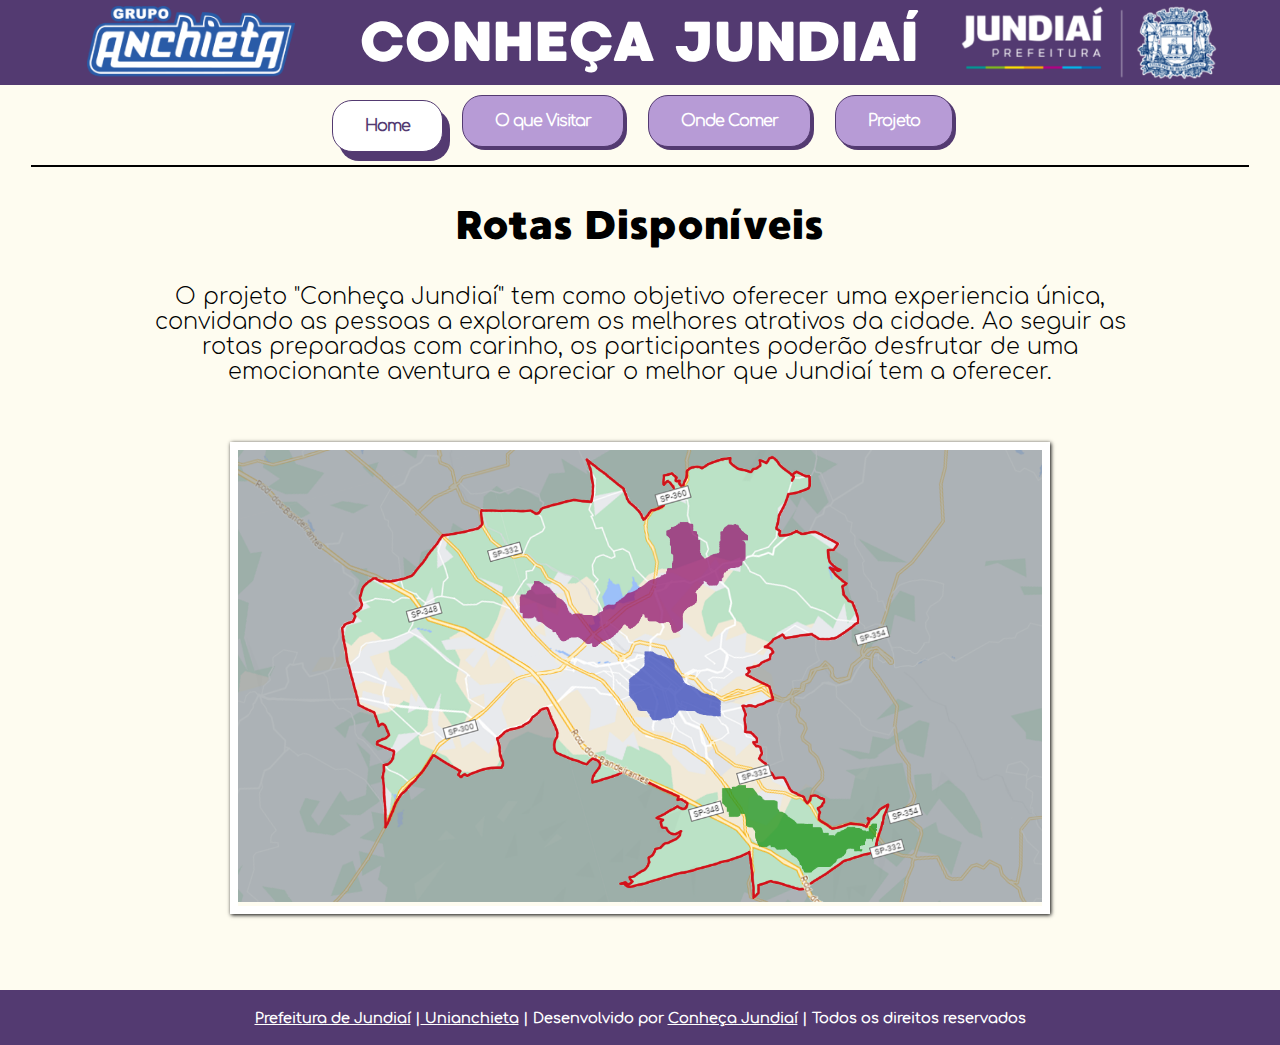
<file: index.html>
<!DOCTYPE html>
<html lang="pt-br">

<head>
    <meta charset="UTF-8">
    <meta http-equiv="X-UA-Compatible" content="IE=edge">
    <meta name="viewport" content="width=device-width, initial-scale=1.0">
    <link rel="stylesheet" href="./css/estilo.css">
    <link rel="stylesheet" href="./css/fonts.css">
    <link rel="stylesheet" href="./css/responsive.css">
    <script src="https://code.jquery.com/jquery-3.6.0.min.js"></script>
    <script src="./js/timeline.js"></script>

    <title>Conheça Jundiaí</title>
</head>

<body>
    <div id="interface">
        <header id="cabecalho">
            <img id="icone1" src="./imagens/Anchieta2.png" alt="">
            <h1>CONHEÇA JUNDIAÍ</h1>
            <img id="icone2" src="./imagens/Prefeitura2.png" alt="">
        </header>
        <div id="menu">
            <a href="index.html" class="pagina-atual">Home</a>
            <a href="./html/rotasVisitar.html" class="pagina-futura">O que Visitar</a>
            <a href="./html/rotasComer.html" class="pagina-futura">Onde Comer</a>
            <a href="./pdfs/Prática Extensionista - Conheça Jundiaí.pdf" target="_blank"
                class="pagina-futura">Projeto</a>
        </div>
        <hr>
        <section id="corpo">
            <h2>Rotas Disponíveis</h2>
            <p>O projeto "Conheça Jundiaí" tem como objetivo oferecer uma experiencia única, convidando as pessoas a
                explorarem os melhores atrativos da cidade. Ao seguir as rotas preparadas com carinho, os
                participantes poderão desfrutar de uma emocionante aventura e apreciar o melhor que Jundiaí tem a
                oferecer.</p>

            <aside id="lateral">
                <figure class="foto-legenda">
                    <img src="./imagens/mapaGeral.png" alt="">
                    <figcaption>
                        <h3>Conheça Jundiaí</h3>
                        <p>Uma nova maneira de ver o Jundiaí</p>
                    </figcaption>
                </figure>
            </aside>
        </section>
        <footer id="rodape">
            <p><a href="https://jundiai.sp.gov.br"> Prefeitura de Jundiaí</a> |<a href="https://www.anchieta.br">
                    Unianchieta</a> | Desenvolvido por <a
                    href="./pdfs/Prática Extensionista - Conheça Jundiaí.pdf">Conheça Jundiaí</a> | Todos os direitos
                reservados</p>
        </footer>
    </div>
</body>

</html>
</file>
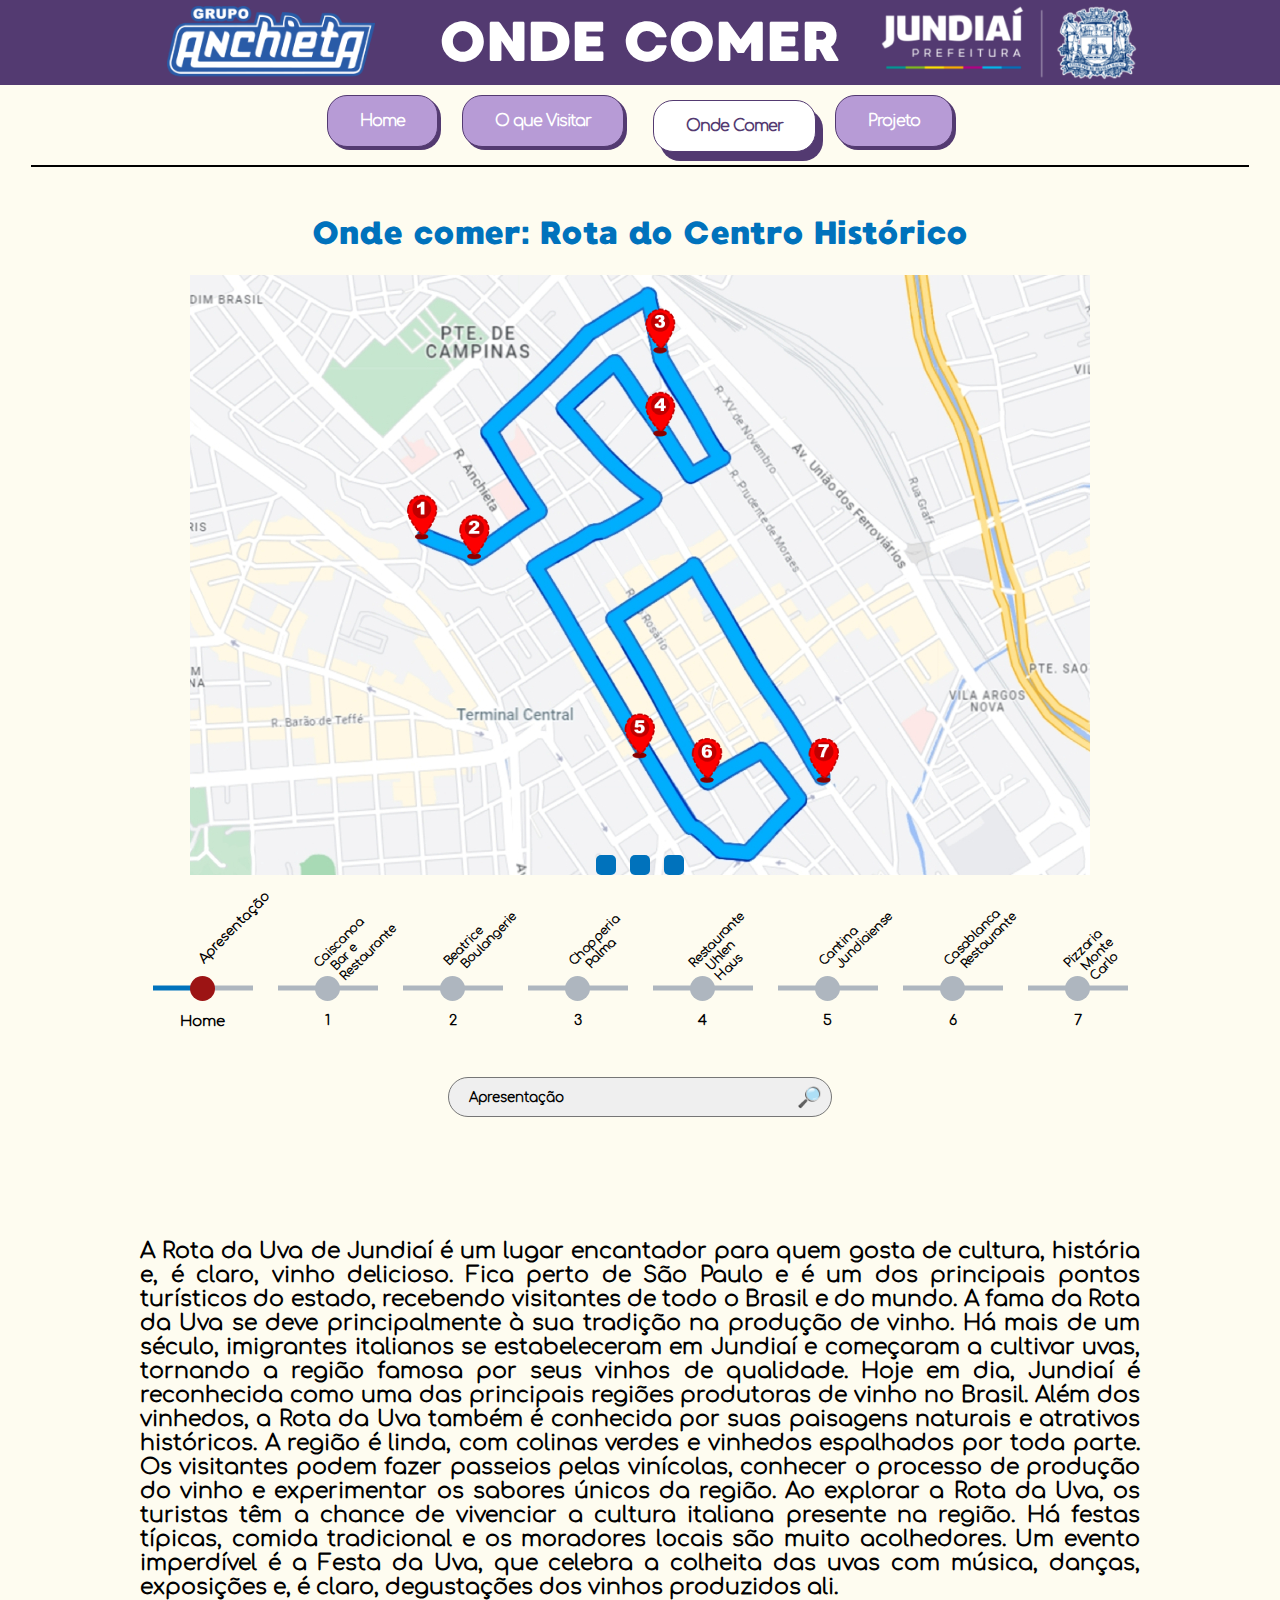
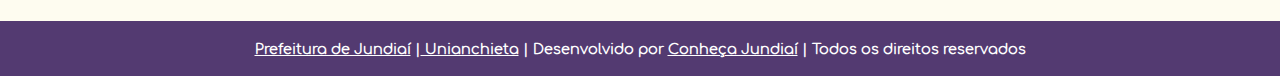
<file: html/centroHistoricoComer.html>
<!DOCTYPE html>
<html lang="pt-br">

<head>
    <meta charset="UTF-8">
    <meta http-equiv="X-UA-Compatible" content="IE=edge">
    <meta name="viewport" content="width=device-width, initial-scale=1.0">
    <link rel="stylesheet" href="../css/estilo.css">
    <link rel="stylesheet" href="../css/fonts.css">
    <link rel="stylesheet" href="../css/timeline.css">
    <link rel="stylesheet" href="../css/timelineCentro.css">
    <link rel="stylesheet" href="../css/responsive.css">
    <link rel="stylesheet" href="../css/slide.css">
    <link rel="stylesheet" href="../css/pesquisa.css">
    <script src="https://code.jquery.com/jquery-3.6.3.js"
        integrity="sha256-nQLuAZGRRcILA+6dMBOvcRh5Pe310sBpanc6+QBmyVM=" crossorigin="anonymous"></script>
    <script src="https://code.jquery.com/jquery-3.6.0.min.js"></script>
    <script src="../js/timeline.js"></script>

    <title>Onde Comer</title>
</head>

<body>
    <div id="interface">
        <header id="cabecalho">
            <img id="icone1" src="../imagens/Anchieta2.png" alt="">
            <h1>ONDE COMER</h1>
            <img id="icone2" src="../imagens/Prefeitura2.png" alt="">
        </header>
        <div id="menu">
            <a href="../index.html" class="pagina-futura">Home</a>
            <a href="rotasVisitar.html" class="pagina-futura">O que Visitar</a>
            <a href="rotasComer.html" class="pagina-atual">Onde Comer</a>
            <a href="../pdfs/Prática Extensionista - Conheça Jundiaí.pdf" target="_blank"
                class="pagina-futura">Projeto</a>
        </div>
        <hr>
        <h1 id="timeline"></h1>
        <h1 id="tituloHistorico">Onde comer: Rota do Centro Histórico</h1>

        <!--Apresentação-->
        <div class="container">
            <span id="slide-img1"></span>
            <span id="slide-img2"></span>
            <span id="slide-img3"></span>
            <div class="imagens">
                <img id="slide-img1" src="../imagens/historico/historicoComer-pontos.jpg" class="imagem">
                <img id="slide-img2" src="../imagens/historico/historico_comer2.jpeg" class="imagem">
                <img id="slide-img3" src="../imagens/historico/historico_comer3.jpg" class="imagem">
            </div>
            <div class="botoes">
                <a href="#slide-img1" class="botaoHistorico"></a>
                <a href="#slide-img2" class="botaoHistorico"></a>
                <a href="#slide-img3" class="botaoHistorico"></a>
            </div>
        </div>

        <!--Caiscanoa Bar e Restaurante-->
        <div class="container hidden">
            <span id="slide-img4"></span>
            <span id="slide-img5"></span>
            <span id="slide-img6"></span>
            <div class="imagens">
                <img id="slide-img4" src="../imagens/historico/Cais_Canoa1.jpg" class="imagem">
                <img id="slide-img5" src="../imagens/historico/Cais_Canoa2.jpg" class="imagem">
                <img id="slide-img6" src="../imagens/historico/Cais_Canoa3.jpg" class="imagem">
            </div>
            <div class="botoes">
                <a href="#slide-img4" class="botaoHistorico"></a>
                <a href="#slide-img5" class="botaoHistorico"></a>
                <a href="#slide-img6" class="botaoHistorico"></a>
            </div>
        </div>

        <!--Beatrice Boulangerie-->
        <div class="container hidden">
            <span id="slide-img7"></span>
            <span id="slide-img8"></span>
            <span id="slide-img9"></span>
            <div class="imagens">
                <img id="slide-img7" src="../imagens/historico/Beatrice1.jpg" class="imagem">
                <img id="slide-img8" src="../imagens/historico/Beatrice2.jpg" class="imagem">
                <img id="slide-img9" src="../imagens/historico/Beatrice3.jpg" class="imagem">
            </div>
            <div class="botoes">
                <a href="#slide-img7" class="botaoHistorico"></a>
                <a href="#slide-img8" class="botaoHistorico"></a>
                <a href="#slide-img9" class="botaoHistorico"></a>
            </div>
        </div>

        <!--Chopperia Palma-->
        <div class="container hidden">
            <span id="slide-img10"></span>
            <span id="slide-img11"></span>
            <span id="slide-img12"></span>
            <div class="imagens">
                <img id="slide-img10" src="../imagens/historico/Chopperia_Palma1.jpg" class="imagem">
                <img id="slide-img11" src="../imagens/historico/Chopperia_Palma2.jpg" class="imagem">
                <img id="slide-img12" src="../imagens/historico/Chopperia_Palma3.jpg" class="imagem">
            </div>
            <div class="botoes">
                <a href="#slide-img10" class="botaoHistorico"></a>
                <a href="#slide-img11" class="botaoHistorico"></a>
                <a href="#slide-img12" class="botaoHistorico"></a>
            </div>
        </div>

        <!--Restaurante Uhlen Haus-->
        <div class="container hidden">
            <span id="slide-img13"></span>
            <span id="slide-img14"></span>
            <span id="slide-img15"></span>
            <div class="imagens">
                <img id="slide-img13" src="../imagens/historico/Uhlen_Haus1.jpg" class="imagem">
                <img id="slide-img14" src="../imagens/historico/Uhlen_Haus2.jpg" class="imagem">
                <img id="slide-img15" src="../imagens/historico/Uhlen_Haus3.jpg" class="imagem">
            </div>
            <div class="botoes">
                <a href="#slide-img13" class="botaoHistorico"></a>
                <a href="#slide-img14" class="botaoHistorico"></a>
                <a href="#slide-img15" class="botaoHistorico"></a>
            </div>
        </div>

        <!--Cantina Jundiaiense-->
        <div class="container hidden">
            <span id="slide-img16"></span>
            <span id="slide-img17"></span>
            <span id="slide-img18"></span>
            <div class="imagens">

                <img id="slide-img16" src="../imagens/historico/Cantina_Jundiaiense1.jpg" class="imagem">
                <img id="slide-img17" src="../imagens/historico/Cantina_Jundiaiense2.jpg" class="imagem">
                <img id="slide-img18" src="../imagens/historico/Cantina_Jundiaiense3.jpg" class="imagem">
            </div>
            <div class="botoes">
                <a href="#slide-img16" class="botaoHistorico"></a>
                <a href="#slide-img17" class="botaoHistorico"></a>
                <a href="#slide-img18" class="botaoHistorico"></a>
            </div>
        </div>

        <!--Casablanca Restaurante-->
        <div class="container hidden">
            <span id="slide-img19"></span>
            <span id="slide-img20"></span>
            <span id="slide-img21"></span>
            <div class="imagens">

                <img id="slide-img19" src="../imagens/historico/Casa_Blanca1.jpg" class="imagem">
                <img id="slide-img20" src="../imagens/historico/Casa_Blanca2.jpg" class="imagem">
                <img id="slide-img21" src="../imagens/historico/Casa_Blanca3.jpg" class="imagem">
            </div>
            <div class="botoes">
                <a href="#slide-img19" class="botaoHistorico"></a>
                <a href="#slide-img20" class="botaoHistorico"></a>
                <a href="#slide-img21" class="botaoHistorico"></a>
            </div>
        </div>

        <!--Pizzaria Monte Carlo-->
        <div class="container hidden">
            <span id="slide-img22"></span>
            <span id="slide-img23"></span>
            <span id="slide-img24"></span>
            <div class="imagens">

                <img id="slide-img22" src="../imagens/historico/Monte_Carlo1.jpg" class="imagem">
                <img id="slide-img23" src="../imagens/historico/Monte_Carlo2.jpg" class="imagem">
                <img id="slide-img24" src="../imagens/historico/Monte_Carlo3.jpg" class="imagem">
            </div>
            <div class="botoes">
                <a href="#slide-img22" class="botaoHistorico"></a>
                <a href="#slide-img23" class="botaoHistorico"></a>
                <a href="#slide-img24" class="botaoHistorico"></a>
            </div>
        </div>

        <h1 id="timeline"></h1>
        <div class="flex-parent">

            <div class="input-flex-container">
                <div class="input time active">
                    <span codigo-rota="Home" data-info="Apresentação"></span>
                </div>
                <div class="input time">
                    <span codigo-rota="1" data-info="Caiscanoa Bar e Restaurante"></span>
                </div>
                <div class="input time">
                    <span codigo-rota="2" data-info="Beatrice Boulangerie"></span>
                </div>
                <div class="input time">
                    <span codigo-rota="3" data-info="Chopperia Palma"></span>
                </div>
                <div class="input time">
                    <span codigo-rota="4" data-info="Restaurante Uhlen Haus"></span>
                </div>
                <div class="input time">
                    <span codigo-rota="5" data-info="Cantina Jundiaiense"></span>
                </div>
                <div class="input time">
                    <span codigo-rota="6" data-info="Casablanca Restaurante"></span>
                </div>
                <div class="input time">
                    <span codigo-rota="7" data-info="Pizzaria Monte Carlo"></span>
                </div>
            </div>
            <h1 id="timeline"></h1>
            <div class="search-select">
                <select id="selectDiv">
                    <option value="p1">Apresentação</option>
                    <option value="p2">Caiscanoa Bar e Restaurante</option>
                    <option value="p3">Beatrice Boulangerie</option>
                    <option value="p4">Chopperia Palma</option>
                    <option value="p5">Restaurante Uhlen Haus</option>
                    <option value="p6">Cantina Jundiaiense</option>
                    <option value="p7">Casablanca Restaurante</option>
                    <option value="p8">Pizzaria Monte Carlo</option>
                </select>
            </div>
            <div class="description-flex-container">

                <!--Apresentação-->
                <div id="div1" class="container2">
                    <p id="p1" class="paragrafo active">A Rota da Uva de Jundiaí é um lugar encantador para quem gosta
                        de
                        cultura, história e, é claro, vinho delicioso. Fica perto de São Paulo e é um dos principais
                        pontos
                        turísticos do estado, recebendo visitantes de todo o Brasil e do mundo.
                        A fama da Rota da Uva se deve principalmente à sua tradição na produção de vinho. Há mais de um
                        século, imigrantes italianos se estabeleceram em Jundiaí e começaram a cultivar uvas, tornando a
                        região famosa por seus vinhos de qualidade. Hoje em dia, Jundiaí é reconhecida como uma das
                        principais regiões produtoras de vinho no Brasil.
                        Além dos vinhedos, a Rota da Uva também é conhecida por suas paisagens naturais e atrativos
                        históricos. A região é linda, com colinas verdes e vinhedos espalhados por toda parte. Os
                        visitantes
                        podem fazer passeios pelas vinícolas, conhecer o processo de produção do vinho e experimentar os
                        sabores únicos da região.
                        Ao explorar a Rota da Uva, os turistas têm a chance de vivenciar a cultura italiana presente na
                        região. Há festas típicas, comida tradicional e os moradores locais são muito acolhedores. Um
                        evento
                        imperdível é a Festa da Uva, que celebra a colheita das uvas com música, danças, exposições e, é
                        claro, degustações dos vinhos produzidos ali.</p>
                </div>


                <!--Caiscanoa Bar e Restaurante-->
                <div id="div2" class="container2 hidden">
                    <p id="p2" class="paragrafo">
                    <ul class="topicos">
                        <li>
                            Endereço: Rua Eduardo Tomanik, 262 – Chácara Urbana – Jundiaí/SP
                        </li>
                        <li>
                            Telefone: (11) 4523-0043.
                        </li>
                        <li>
                            Horário de funcionamento: Qui. e Sex. das 18h às 22h, Sáb. das 12h às 16h e das 18h às 22h e
                            Dom.
                        </li>
                        <li>
                            Site: <a href="https://caiscanoa.com/">https://caiscanoa.com/</a>
                        </li>
                    </ul>

                    O Caiscanoa, inaugurado em julho de 2018, é o primeiro restaurante em Jundiaí especializado em
                    peixes e frutos do mar. Além disso, o menu inclui pratos típicos da cozinha brasileira e
                    internacional, preparados de forma artesanal, utilizando ingredientes frescos.
                    </p>
                </div>


                <!--Beatrice Boulangerie-->
                <div id="div3" class="container2 hidden">
                    <p id="p3" class="paragrafo">
                    <ul class="topicos">
                        <li>
                            Endereço: Rua Eduardo Tomanik, 193 – Centro
                        </li>
                        <li>
                            Telefone: (11) 4807-5777 / 4807-5778.
                        </li>
                        <li>
                            Horário de funcionamento: Diariamente das 6h às 22h
                        </li>
                        <li>
                            Site: <a
                                href="https://rotasturisticas.jundiai.sp.gov.br/centrohistorico/onde-comer/beatrice-boulangerie-eduardo-tomanik/">https://rotasturisticas.jundiai.sp.gov.br/centrohistorico/onde-comer/beatrice-boulangerie-eduardo-tomanik/</a>

                        </li>
                    </ul>

                    A Beatrice Boulangerie é uma padaria e confeitaria em Jundiaí que oferece um ambiente requintado e
                    acolhedor. Com opções deliciosas para o café da manhã, almoço, café da tarde e happy hour, é o lugar
                    perfeito para desfrutar de momentos especiais com amigos e familiares.

                    </p>
                </div>


                <!--Chopperia Palma-->
                <div id="div4" class="container2 hidden">
                    <p id="p4" class="paragrafo">
                    <ul class="topicos">
                        <li>
                            Endereço: Rua Abolição, 130 – Centro - Jundiaí/SP
                        </li>
                        <li>
                            Telefone: (11) 4521-7731.
                        </li>
                        <li>
                            Horário de funcionamento: Ter a Qui. das 17h às 00h, Sex. e Sáb. das 11h às 02h, Dom. das
                            11h às 16h.
                        </li>
                        <li>
                            Site: <a href="https://chopperiapalma.com.br/">https://chopperiapalma.com.br/</a>
                        </li>
                    </ul>

                    A Chopperia Palma é um local tradicional onde amigos se encontram para desfrutar de um excelente
                    chopp, gastronomia saborosa e conversas animadas. Ao longo dos anos, mesmo com o crescimento da
                    cidade, o Palma permanece como um bar clássico, aconchegante e perfeito para reunir a galera em um
                    fim de tarde.
                    </p>
                </div>


                <!--Restaurante Uhlen Haus-->
                <div id="div5" class="container2 hidden">
                    <p id="p5" class="paragrafo">
                    <ul class="topicos">
                        <li>
                            Endereço: Rua Marechal Deodoro da Fonseca, 702 Centro - Jundiaí/SP
                        </li>
                        <li>
                            Telefone: (11) 4521-0917 / (11) 4521-9836.
                        </li>
                        <li>
                            Horário de funcionamento: Sáb., Dom. e feriados das 11h às 15h, Ter. a Qui. das 18h às
                            22:30h, Sex.
                            a Sáb. das 18:30h às 23h.
                        </li>
                        <li>
                            Site: <a href="https://alemaodamarechal.com.br/">https://alemaodamarechal.com.br/</a>
                        </li>
                    </ul>

                    O Uhlen Haus é um renomado restaurante em Jundiaí, conhecido por sua cozinha alemã e serviço
                    completo à la carte. Com mais de 38 anos de tradição, nosso objetivo principal é a satisfação dos
                    clientes, proporcionando uma experiência gastronômica de qualidade com uma equipe de profissionais
                    experientes.
                    </p>
                </div>


                <!--Cantina Jundiaiense-->
                <div id="div6" class="container2 hidden">
                    <p id="p6" class="paragrafo">
                    <ul class="topicos">
                        <li>
                            Endereço: Rua Zacarias de Góes, 223 - Centro - Jundiaí/ SP
                        </li>
                        <li>
                            Telefone: (11) 4586-2060.
                        </li>
                        <li>
                            Horário de funcionamento: Ter a Sex: 11h às 14:30 e 18 às 22h, Sab. das 11h às 15h e 18h às
                            22:30h e
                            Dom: 11h às 15h.
                        </li>
                        <li>
                            Site: <a
                                href="https://www.cantinajundiaiense.com.br/">https://www.cantinajundiaiense.com.br/</a>
                        </li>
                    </ul>

                    A Cantina Jundiaiense é um restaurante tradicional em Jundiaí desde 1949, oferecendo um menu
                    diversificado com pratos à la carte. Sob nova direção desde 2009, mantém a tradição do cardápio
                    generoso a preços justos, com instalações modernas e confortáveis. O restaurante também oferece
                    serviço de delivery com embalagens adequadas para entrega. Venha desfrutar da tradição e qualidade
                    da Cantina Jundiaiense.
                    </p>
                </div>


                <!--Casablanca Restaurante-->
                <div id="div7" class="container2 hidden">
                    <p id="p7" class="paragrafo">
                    <ul class="topicos">
                        <li>
                            Endereço: Rua Engenheiro Monlevade, 720 Centro
                        </li>
                        <li>
                            Telefone: (11) 4586-0326 | (11) 4586-0405.
                        </li>
                        <li>
                            Horário de funcionamento: Diariamente, das 11h às 15h.
                        </li>
                        <li>
                            Site: <a
                                href="https://turismo.jundiai.sp.gov.br/gastronomia/self-service/casa-blanca-restaurante-e-pizzaria/">https://turismo.jundiai.sp.gov.br/gastronomia/self-service/casa-blanca-restaurante-e-pizzaria/</a>
                        </li>
                    </ul>

                    O Restaurante CasaBlanca é um estabelecimento tradicional em Jundiaí, com mais de 34 anos de
                    experiência. Oferecemos pratos de alta qualidade, com sabores irresistíveis e temperos caseiros
                    especiais. Nosso ambiente acolhedor proporciona momentos agradáveis para desfrutar de deliciosas
                    carnes, peixes e acompanhamentos. Venha nos visitar e se sentir em casa no Restaurante CasaBlanca.
                    </p>
                </div>


                <!--Pizzaria Monte Carlo-->
                <div id="div8" class="container2 hidden">
                    <p id="p8" class="paragrafo">
                    <ul class="topicos">
                        <li>
                            Endereço: Rua Vigário João José Rodrigues, 765 · Jundiaí, Jundiaí, SP,
                            Brazil
                        </li>
                        <li>
                            Telefone: (11) 4526-3855.
                        </li>
                        <li>
                            Horário de funcionamento: Diariamente, das 18h às 00h.
                        </li>
                        <li>
                            Site: <a
                                href="https://www.facebook.com/montecarlojundiai/">https://www.facebook.com/montecarlojundiai/</a>
                        </li>
                    </ul>

                    A Pizzaria Monte Carlo é o lugar perfeito para os amantes de pizza. Com um extenso cardápio que
                    conta com mais de 80 opções de sabores, temos o prazer de oferecer as melhores pizzas da região.
                    Nossas pizzas são preparadas com ingredientes frescos e selecionados, garantindo um sabor
                    incomparável. Venha desfrutar de uma experiência gastronômica única na Pizzaria Monte Carlo e
                    delicie-se com as nossas deliciosas pizzas.

                    </p>
                </div>


            </div>
        </div>
        <footer id="rodape">
            <p><a href="https://jundiai.sp.gov.br"> Prefeitura de Jundiaí</a> |<a href="https://www.anchieta.br">
                    Unianchieta</a> | Desenvolvido por <a
                    href="../pdfs/Prática Extensionista - Conheça Jundiaí.pdf">Conheça Jundiaí</a> | Todos os direitos
                reservados</p>
        </footer>

</body>

</html>
</file>
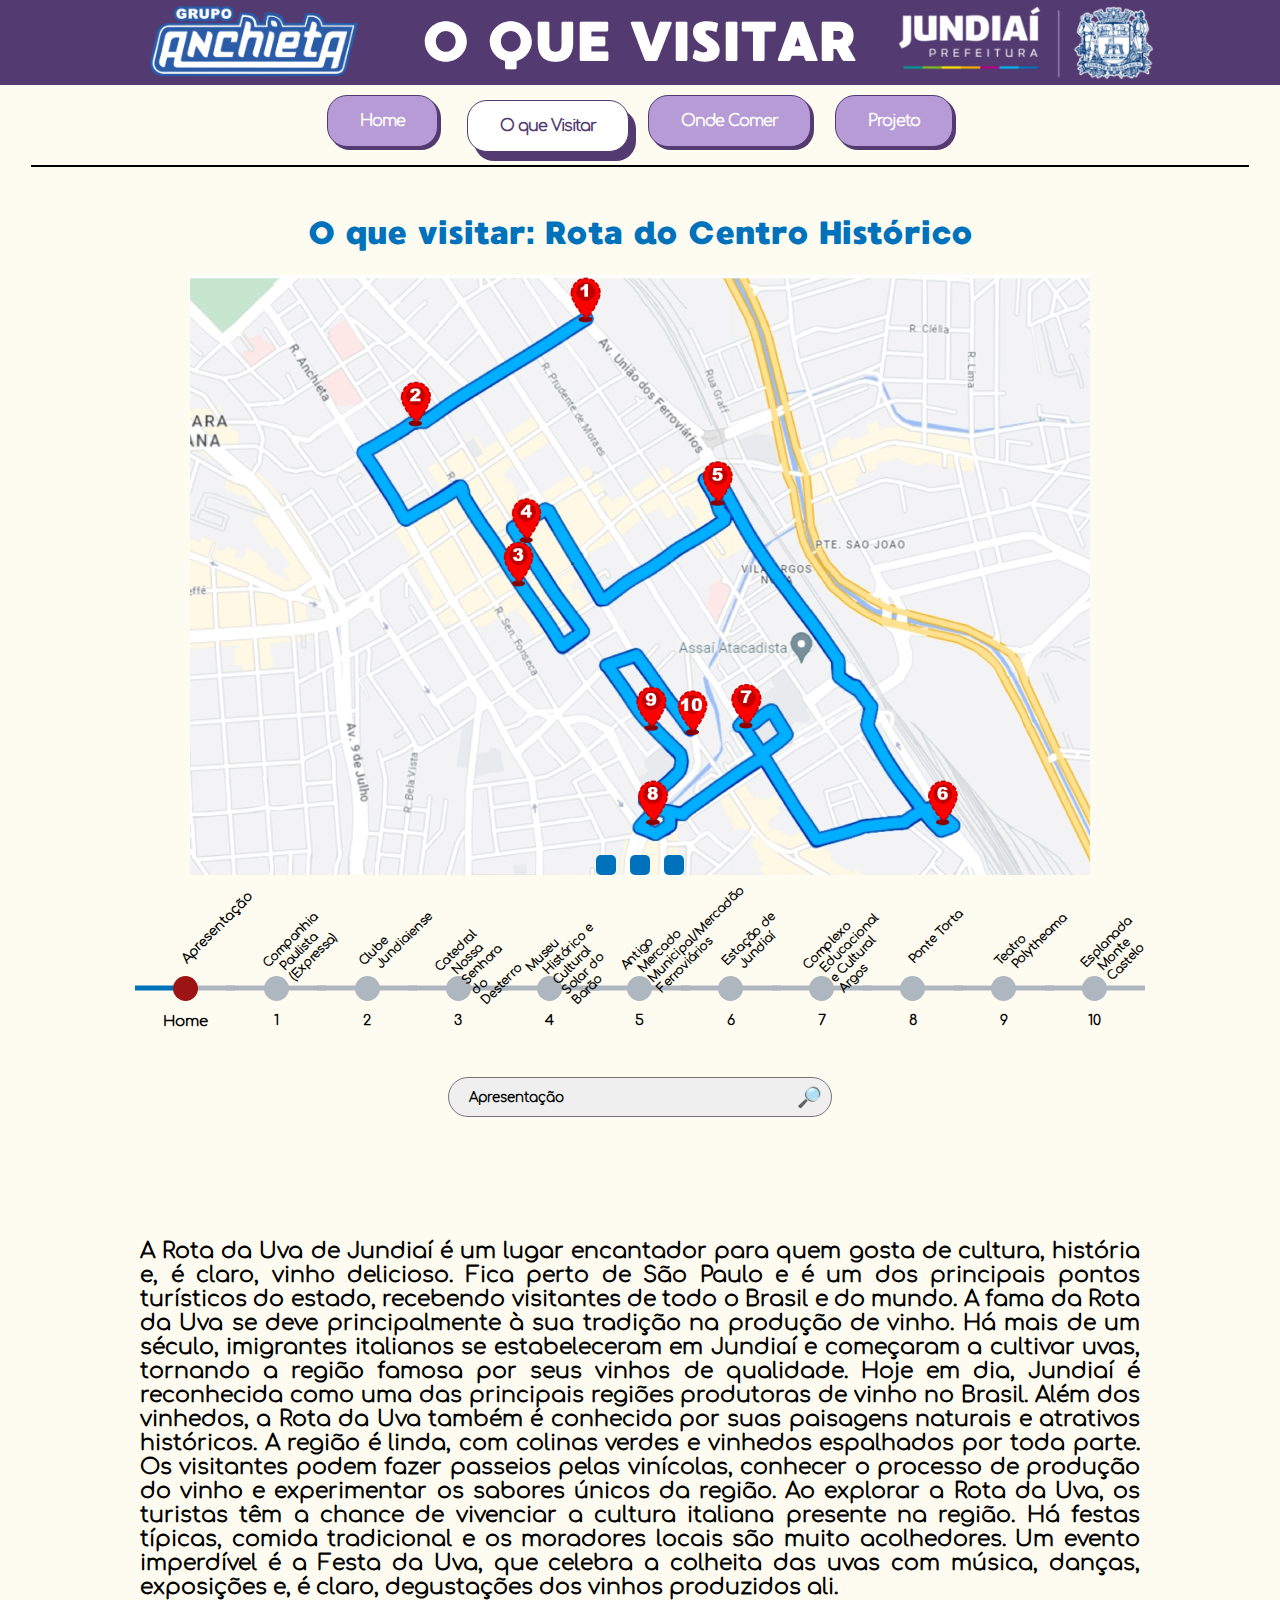
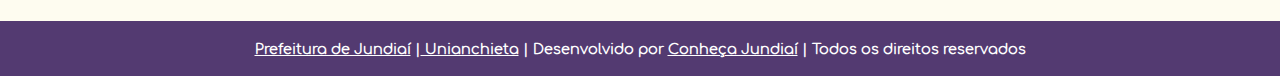
<file: html/centroHistoricoVisitar.html>
<!DOCTYPE html>
<html lang="pt-br">

<head>
    <meta charset="UTF-8">
    <meta http-equiv="X-UA-Compatible" content="IE=edge">
    <meta name="viewport" content="width=device-width, initial-scale=1.0">
    <link rel="stylesheet" href="../css/estilo.css">
    <link rel="stylesheet" href="../css/fonts.css">
    <link rel="stylesheet" href="../css/timeline.css">
    <link rel="stylesheet" href="../css/timelineCentro.css">
    <link rel="stylesheet" href="../css/responsive.css">
    <link rel="stylesheet" href="../css/slide.css">
    <link rel="stylesheet" href="../css/pesquisa.css">
    <script src="https://code.jquery.com/jquery-3.6.3.js"
        integrity="sha256-nQLuAZGRRcILA+6dMBOvcRh5Pe310sBpanc6+QBmyVM=" crossorigin="anonymous"></script>
    <script src="https://code.jquery.com/jquery-3.6.0.min.js"></script>
    <script src="../js/timeline.js"></script>

    <title>Onde Visitar</title>
</head>

<body>
    <div id="interface">
        <header id="cabecalho">
            <img id="icone1" src="../imagens/Anchieta2.png" alt="">
            <h1>O QUE VISITAR</h1>
            <img id="icone2" src="../imagens/Prefeitura2.png" alt="">
        </header>
        <div id="menu">
            <a href="../index.html" class="pagina-futura">Home</a>
            <a href="rotasVisitar.html" class="pagina-atual">O que Visitar</a>
            <a href="rotasComer.html" class="pagina-futura">Onde Comer</a>
            <a href="../pdfs/Prática Extensionista - Conheça Jundiaí.pdf" target="_blank"
                class="pagina-futura">Projeto</a>
        </div>
        <hr>
        <h1 id="timeline"></h1>
        <h1 id="tituloHistorico">O que visitar: Rota do Centro Histórico</h1>

        <!--Apresentação-->
        <div class="container">
            <span id="slide-img1"></span>
            <span id="slide-img2"></span>
            <span id="slide-img3"></span>
            <div class="imagens">
                <img id="slide-img1" src="../imagens/historico/historicoVisitar-pontos.jpg" class="imagem">
                <img id="slide-img2" src="../imagens/historico/historico_visitar2.jpg" class="imagem">
                <img id="slide-img3" src="../imagens/historico/historico_visitar3.jpg" class="imagem">
            </div>
            <div class="botoes">
                <a href="#slide-img1" class="botaoHistorico"></a>
                <a href="#slide-img2" class="botaoHistorico"></a>
                <a href="#slide-img3" class="botaoHistorico"></a>
            </div>

        </div>

        <!--Companhia Paulista-->
        <div class="container hidden">
            <span id="slide-img4"></span>
            <span id="slide-img5"></span>
            <span id="slide-img6"></span>
            <div class="imagens">
                <img id="slide-img4" src="../imagens/historico/Companhia_Paulista1.jpg" class="imagem">
                <img id="slide-img5" src="../imagens/historico/Companhia_Paulista2.jpg" class="imagem">
                <img id="slide-img6" src="../imagens/historico/Companhia_Paulista3.jpg" class="imagem">
            </div>
            <div class="botoes">
                <a href="#slide-img4" class="botaoHistorico"></a>
                <a href="#slide-img5" class="botaoHistorico"></a>
                <a href="#slide-img6" class="botaoHistorico"></a>
            </div>
        </div>

        <!--Clube Jundiaiense-->
        <div class="container hidden">
            <span id="slide-img7"></span>
            <span id="slide-img8"></span>
            <span id="slide-img9"></span>
            <div class="imagens">
                <img id="slide-img7" src="../imagens/historico/Clube_Jundiaiense1.jpg" class="imagem">
                <img id="slide-img8" src="../imagens/historico/Clube_Jundiaiense2.jpg" class="imagem">
                <img id="slide-img9" src="../imagens/historico/Clube_Jundiaiense3.jpg" class="imagem">
            </div>
            <div class="botoes">
                <a href="#slide-img7" class="botaoHistorico"></a>
                <a href="#slide-img8" class="botaoHistorico"></a>
                <a href="#slide-img9" class="botaoHistorico"></a>
            </div>
        </div>

        <!--Catedral Nossa Senhora do Desterro-->
        <div class="container hidden">
            <span id="slide-img10"></span>
            <span id="slide-img11"></span>
            <span id="slide-img12"></span>
            <div class="imagens">
                <img id="slide-img10" src="../imagens/historico/Praca_Catedral_N.S._do_Desterro1.jpg" class="imagem">
                <img id="slide-img11" src="../imagens/historico/Praca_Catedral_N.S._do_Desterro2.jpg" class="imagem">
                <img id="slide-img12" src="../imagens/historico/Praca_Catedral_N.S._do_Desterro3.jpg" class="imagem">
            </div>
            <div class="botoes">
                <a href="#slide-img10" class="botaoHistorico"></a>
                <a href="#slide-img11" class="botaoHistorico"></a>
                <a href="#slide-img12" class="botaoHistorico"></a>
            </div>
        </div>

        <!--Museu Histórico e Cultural Solar do Barão-->
        <div class="container hidden">
            <span id="slide-img13"></span>
            <span id="slide-img14"></span>
            <span id="slide-img15"></span>
            <div class="imagens">
                <img id="slide-img13" src="../imagens/historico/Museu_Solar_do_Barao1.jpg" class="imagem">
                <img id="slide-img14" src="../imagens/historico/Museu_Solar_do_Barao2.jpg" class="imagem">
                <img id="slide-img15" src="../imagens/historico/Museu_Solar_do_Barao3.jpg" class="imagem">
            </div>
            <div class="botoes">
                <a href="#slide-img13" class="botaoHistorico"></a>
                <a href="#slide-img14" class="botaoHistorico"></a>
                <a href="#slide-img15" class="botaoHistorico"></a>
            </div>
        </div>

        <!--Antigo Mercado Municipal/Mercadão Ferroviários-->
        <div class="container hidden">
            <span id="slide-img16"></span>
            <span id="slide-img17"></span>
            <span id="slide-img18"></span>
            <div class="imagens">

                <img id="slide-img16" src="../imagens/historico/Antigo_Mercado_Municipal1.jpg" class="imagem">
                <img id="slide-img17" src="../imagens/historico/Antigo_Mercado_Municipal2.jpg" class="imagem">
                <img id="slide-img18" src="../imagens/historico/Antigo_Mercado_Municipal3.jpg" class="imagem">
            </div>
            <div class="botoes">
                <a href="#slide-img16" class="botaoHistorico"></a>
                <a href="#slide-img17" class="botaoHistorico"></a>
                <a href="#slide-img18" class="botaoHistorico"></a>
            </div>
        </div>

        <!--Estação de Jundiaí-->
        <div class="container hidden">
            <span id="slide-img19"></span>
            <span id="slide-img20"></span>
            <span id="slide-img21"></span>
            <div class="imagens">

                <img id="slide-img19" src="../imagens/historico/Estacao_de_Jundiai1.jpg" class="imagem">
                <img id="slide-img20" src="../imagens/historico/Estacao_de_Jundiai2.jpg" class="imagem">
                <img id="slide-img21" src="../imagens/historico/Estacao_de_Jundiai3.jpg" class="imagem">
            </div>
            <div class="botoes">
                <a href="#slide-img19" class="botaoHistorico"></a>
                <a href="#slide-img20" class="botaoHistorico"></a>
                <a href="#slide-img21" class="botaoHistorico"></a>
            </div>
        </div>

        <!--Complexo Educacional e Cultural Argos/ Fábrica Argos-->
        <div class="container hidden">
            <span id="slide-img22"></span>
            <span id="slide-img23"></span>
            <span id="slide-img24"></span>
            <div class="imagens">

                <img id="slide-img22" src="../imagens/historico/Complexo_Argos1.jpg" class="imagem">
                <img id="slide-img23" src="../imagens/historico/Complexo_Argos2.jpg" class="imagem">
                <img id="slide-img24" src="../imagens/historico/Complexo_Argos3.jpg" class="imagem">
            </div>
            <div class="botoes">
                <a href="#slide-img22" class="botaoHistorico"></a>
                <a href="#slide-img23" class="botaoHistorico"></a>
                <a href="#slide-img24" class="botaoHistorico"></a>
            </div>
        </div>

        <!--Ponte Torta-->
        <div class="container hidden">
            <span id="slide-img25"></span>
            <span id="slide-img26"></span>
            <span id="slide-img27"></span>
            <div class="imagens">

                <img id="slide-img25" src="../imagens/historico/Ponte_Torta1.jpg" class="imagem">
                <img id="slide-img26" src="../imagens/historico/Ponte_Torta2.jpg" class="imagem">
                <img id="slide-img27" src="../imagens/historico/Ponte_Torta3.jpg" class="imagem">
            </div>
            <div class="botoes">
                <a href="#slide-img25" class="botaoHistorico"></a>
                <a href="#slide-img26" class="botaoHistorico"></a>
                <a href="#slide-img27" class="botaoHistorico"></a>
            </div>
        </div>

        <!--Teatro Polytheama-->
        <div class="container hidden">
            <span id="slide-img28"></span>
            <span id="slide-img29"></span>
            <span id="slide-img30"></span>
            <div class="imagens">

                <img id="slide-img28" src="../imagens/historico/Teatro_Polytheama1.jpg" class="imagem">
                <img id="slide-img29" src="../imagens/historico/Teatro_Polytheama2.jpg" class="imagem">
                <img id="slide-img30" src="../imagens/historico/Teatro_Polytheama3.jpg" class="imagem">
            </div>
            <div class="botoes">
                <a href="#slide-img28" class="botaoHistorico"></a>
                <a href="#slide-img29" class="botaoHistorico"></a>
                <a href="#slide-img30" class="botaoHistorico"></a>
            </div>
        </div>

        <!--Esplanada Monte Castelo-->
        <div class="container hidden">
            <span id="slide-img31"></span>
            <span id="slide-img32"></span>
            <span id="slide-img33"></span>
            <div class="imagens">

                <img id="slide-img31" src="../imagens/historico/Esplanada_Monte_Castelo1.jpg" class="imagem">
                <img id="slide-img32" src="../imagens/historico/Esplanada_Monte_Castelo2.jpg" class="imagem">
                <img id="slide-img33" src="../imagens/historico/Esplanada_Monte_Castelo3.jpg" class="imagem">
            </div>
            <div class="botoes">
                <a href="#slide-img31" class="botaoHistorico"></a>
                <a href="#slide-img32" class="botaoHistorico"></a>
                <a href="#slide-img33" class="botaoHistorico"></a>
            </div>
        </div>

        <h1 id="timeline"></h1>
        <div class="flex-parent">

            <div class="input-flex-container">
                <div class="input time active">
                    <span class="" codigo-rota="Home" data-info="Apresentação"></span>
                </div>
                <div class="input time">
                    <span class="" codigo-rota="1" data-info="Companhia Paulista (Expressa)"></span>
                </div>
                <div class="input time">
                    <span class="" codigo-rota="2" data-info="Clube Jundiaiense"></span>
                </div>
                <div class="input time">
                    <span class="" codigo-rota="3" data-info="Catedral Nossa Senhora do Desterro"></span>
                </div>
                <div class="input time">
                    <span class="" codigo-rota="4" data-info="Museu Histórico e Cultural Solar do Barão"></span>
                </div>
                <div class="input time">
                    <span class="" codigo-rota="5" data-info="Antigo Mercado Municipal/Mercadão Ferroviários"></span>
                </div>
                <div class="input time">
                    <span class="" codigo-rota="6" data-info="Estação de Jundiaí"></span>
                </div>
                <div class="input time">
                    <span class="" codigo-rota="7" data-info="Complexo Educacional e Cultural Argos"></span>
                </div>
                <div class="input time">
                    <span class="" codigo-rota="8" data-info="Ponte Torta"></span>
                </div>
                <div class="input time">
                    <span class="" codigo-rota="9" data-info="Teatro Polytheama"></span>
                </div>
                <div class="input time">
                    <span class="" codigo-rota="10" data-info="Esplanada Monte Castelo"></span>
                </div>
            </div>
            <h1 id="timeline"></h1>
            <div class="search-select">
                <select id="selectDiv">
                    <option value="p1">Apresentação</option>
                    <option value="p2">Companhia Paulista</option>
                    <option value="p3">Clube Jundiaiense</option>
                    <option value="p4">Catedral Nossa Senhora do Desterro</option>
                    <option value="p5">Museu Histórico e Cultural Solar do Barão</option>
                    <option value="p6">Antigo Mercado Municipal/Mercadão Ferroviários</option>
                    <option value="p7">Estação de Jundiaí</option>
                    <option value="p8">Complexo Educacional e Cultural Argos/ Fábrica Argos</option>
                    <option value="p9">Ponte Torta</option>
                    <option value="p10">Teatro Polytheama</option>
                    <option value="p11">Esplanada Monte Castelo</option>
                </select>
            </div>
            <div class="description-flex-container">

                <!--Apresentação-->
                <div id="div1" class="container2">
                    <p id="p1" class="paragrafo active">A Rota da Uva de Jundiaí é um lugar encantador para quem gosta
                        de
                        cultura, história e, é claro, vinho delicioso. Fica perto de São Paulo e é um dos principais
                        pontos
                        turísticos do estado, recebendo visitantes de todo o Brasil e do mundo.
                        A fama da Rota da Uva se deve principalmente à sua tradição na produção de vinho. Há mais de um
                        século, imigrantes italianos se estabeleceram em Jundiaí e começaram a cultivar uvas, tornando a
                        região famosa por seus vinhos de qualidade. Hoje em dia, Jundiaí é reconhecida como uma das
                        principais regiões produtoras de vinho no Brasil.
                        Além dos vinhedos, a Rota da Uva também é conhecida por suas paisagens naturais e atrativos
                        históricos. A região é linda, com colinas verdes e vinhedos espalhados por toda parte. Os
                        visitantes
                        podem fazer passeios pelas vinícolas, conhecer o processo de produção do vinho e experimentar os
                        sabores únicos da região.
                        Ao explorar a Rota da Uva, os turistas têm a chance de vivenciar a cultura italiana presente na
                        região. Há festas típicas, comida tradicional e os moradores locais são muito acolhedores. Um
                        evento
                        imperdível é a Festa da Uva, que celebra a colheita das uvas com música, danças, exposições e, é
                        claro, degustações dos vinhos produzidos ali.</p>
                </div>


                <!--Companhia Paulista-->
                <div id="div2" class="container2 hidden">
                    <p id="p2" class="paragrafo">
                    <ul class="topicos">
                        <li>
                            Endereço: Av. União dos Ferroviários, 1760 – Centro
                        </li>
                        <li>
                            Telefone: (11) 4589-6800.
                        </li>
                        <li>
                            Horário de funcionamento: Mediante agendamento.
                        </li>
                        <li>
                            Site: <a
                                href="https://cultura.jundiai.sp.gov.br/espacos-culturais/expressa/">https://cultura.jundiai.sp.gov.br/espacos-culturais/expressa/</a>
                        </li>
                    </ul>

                    O Expressa é um patrimônio material tombado em nível nacional pelo IPHAN. Atualmente, abriga várias
                    Unidades de Gestão da Prefeitura, como Cultura, Mobilidade e Transporte, Assistência e
                    Desenvolvimento Social, além de outras instituições como o Museu da Cia. Paulista, o Arquivo
                    Histórico de Jundiaí, a Guarda Municipal, a Fundação Municipal de Ação Social, o Poupatempo e a
                    Fatec Deputado Ary Fossen. O espaço inclui salas destinadas a ensaios, reuniões e encontros, além de
                    uma sala com capacidade para 200 pessoas e um espaço reservado para exposições.
                    </p>
                </div>


                <!--Clube Jundiaiense-->
                <div id="div3" class="container2 hidden">
                    <p id="p3" class="paragrafo">
                    <ul>
                        <li>
                            Endereço: Rod. Ver. Geraldo Dias - Parque Centenário
                        </li>
                        <li>
                            Telefone: (11) 4582-3220.
                        </li>
                        <li>
                            Horário de funcionamento: Seg. a Sáb. das 6h às 23h. e Dom. das 6h às 21h.
                        </li>
                        <li>
                            Site: <a href="https://clubejundiaiense.com.br">https://clubejundiaiense.com.br</a>
                        </li>
                    </ul>

                    A sede central do Clube Jundiaiense, criada na década de 1940, continua sendo um importante marco
                    social, cultural e esportivo na região central da cidade. Resultado da fusão do Cassino Jundiaiense,
                    estabelecido no século 19, com a Sociedade Tênis Paulista, surgida no século 20, o clube desempenha
                    um papel significativo na vida da comunidade. Seus festivais de arte, concursos carnavalescos,
                    torneios esportivos e bailes são eventos marcantes que ocorrem ao lado de bares de música,
                    restaurantes renomados e eventos nas praças, contribuindo para a efervescência cultural e social da
                    região.

                    </p>
                </div>


                <!--Catedral Nossa Senhora do Desterro-->
                <div id="div4" class="container2 hidden">
                    <p id="p4" class="paragrafo">
                    <ul class="topicos">
                        <li>
                            Endereço: Praça Governador Pedro de Toledo, s/n - Centro
                        </li>
                        <li>
                            Telefone: (11) 4586-0248.
                        </li>
                        <li>
                            Horário de funcionamento: Seg. a Sex. 7h, 12h e 18h30, Sáb. às 18h30, Dom. 7h, 09h, 11h e
                            18h30.
                        </li>
                        <li>
                            Site: <a href="https://catedraljundiai.com.br/">https://catedraljundiai.com.br/</a>
                        </li>
                    </ul>

                    Em 1651, teve início a construção da igreja que substituiria a primeira capela de Jundiaí, dedicada
                    à Sagrada Família e com Nossa Senhora do Desterro como padroeira. Inicialmente construída em taipa
                    de pilão e com tendências barroco-portuguesas, a igreja passou por uma grande reforma em 1886,
                    seguindo o estilo Neogótico. Posteriormente, em 1921, o interior foi transformado com abóbadas
                    ogivais, vitrais e afrescos do artista italiano Arnaldo Mecozzi. Outras reformas ocorreram ao longo
                    dos anos, incluindo a ampliação da Cripta da Catedral. Entre 1997 e 2000, a Catedral passou por
                    restauração completa. Atualmente, três bispos estão sepultados na Cripta: dom Gabriel Paulino Bueno
                    Couto, dom Roberto Pinarello Almeida e dom Amaury Castanho.
                    </p>
                </div>


                <!--Museu Histórico e Cultural Solar do Barão-->
                <div id="div5" class="container2 hidden">
                    <p id="p5" class="paragrafo">
                    <ul class="topicos">
                        <li>
                            Endereço: R. Barão de Jundiaí, 762 - Centro
                        </li>
                        <li>
                            Telefone: (11) 4521-6259 / 4586-8414.
                        </li>
                        <li>
                            Horário de funcionamento: Jardins - Diariamente, das 10h às 17h. Museu fechado (manutenção).
                        </li>
                        <li>
                            Site: <a
                                href="https://cultura.jundiai.sp.gov.br/espacos-culturais/museu-historico-e-cultural-de-jundiai/">https://cultura.jundiai.sp.gov.br/espacos-culturais/museu-historico-e-cultural-de-jundiai/</a>
                            Abriga atualmente o renomado Museu Histórico e Cultural de Jundiaí, que foi estabelecido na
                            década
                        </li>
                    </ul>

                    de 1960. O museu se destaca por suas exposições e pesquisas, oferecendo aos visitantes uma
                    experiência enriquecedora. Além disso, o local possui belos jardins e atrações permanentes,
                    proporcionando um ambiente encantador para explorar e desfrutar.
                    </p>
                </div>


                <!--Antigo Mercado Municipal/Mercadão Ferroviários-->
                <div id="div6" class="container2 hidden">
                    <p id="p6" class="paragrafo">
                    <ul class="topicos">
                        <li>
                            Endereço: R. Barão de Jundiaí, 1093 - Centro
                        </li>
                        <li>
                            Telefone: (11) 4521-6259 / 4586-8414.
                        </li>
                        <li>
                            Horário de funcionamento: Seg. a Sex. das 9h às 18h e Sab. das 9h às 13h30min.
                        </li>
                        <li>
                            Site: <a
                                href="https://cultura.jundiai.sp.gov.br/espacos-culturais/centro-das-artes/">https://cultura.jundiai.sp.gov.br/espacos-culturais/centro-das-artes/</a>
                        </li>
                    </ul>

                    O mercado agrícola municipal de Jundiaí, surgido no século 19, se tornou parte da identidade da
                    cidade como a Terra da Uva. Em 1934, sediou a primeira Festa Vitivinícola e Industrial, celebrando a
                    descoberta da uva Niagara Rosada. Posteriormente, o mercado foi transformado no Centro das Artes, um
                    importante espaço público e cultural.
                    </p>
                </div>


                <!--Estação de Jundiaí-->
                <div id="div7" class="container2 hidden">
                    <p id="p7" class="paragrafo">
                    <ul class="topicos">
                        <li>
                            Endereço: Av. União dos Ferroviários, s/n.
                        </li>
                        <li>
                            Telefone: 0800-0550121.
                        </li>
                        <li>
                            Horário de funcionamento: Diariamente, 24h.
                        </li>
                        <li>
                            Site: <a
                                href="https://www.cptm.sp.gov.br/Pages/Home.aspx">https://www.cptm.sp.gov.br/Pages/Home.aspx</a>
                        </li>
                    </ul>

                    A Estação Ferroviária de Jundiaí foi inaugurada em 16 de fevereiro de 1867 pela São Paulo Railway.
                    Nos anos 1870, tornou-se ponto inicial da linha tronco da Companhia Paulista de Estradas de Ferro,
                    sendo utilizada como estação de baldeação entre as duas linhas. Desde 1994, a estação é administrada
                    pela CPTM e atualmente integra a Extensão Operacional da Linha 7-Rubi.

                    </p>
                </div>


                <!--Complexo Educacional e Cultural Argos/ Fábrica Argos-->
                <div id="div8" class="container2 hidden">
                    <p id="p8" class="paragrafo">
                    <ul class="topicos">
                        <li>
                            Endereço: Complexo Argos - Av. Dr. Cavalcanti, 396 - Centro, Jundiaí - SP
                        </li>
                        <li>
                            Telefone: (11) 4587-3518.
                        </li>
                        <li>
                            Horário de funcionamento: Diariamente, das 08:00 às 18:00.
                        </li>
                        <li>
                            Site: <a
                                href="https://jundiai.sp.gov.br/educacao/complexo-argos/">https://jundiai.sp.gov.br/educacao/complexo-argos/</a>
                        </li>
                    </ul>

                    Localizado no conjunto arquitetônico da antiga indústria têxtil "Argos", o complexo abrange uma área
                    de 365.000 m² e passou por um processo de revitalização que preservou suas características
                    arquitetônicas históricas. O espaço abriga importantes instituições, como o Centro Municipal de
                    Educação de Jovens e Adultos, o Centro Municipal de Formação e Capacitação Permanentes do
                    Magistério, o Centro Municipal de Informática, o Centro Municipal de Línguas, a Biblioteca Municipal
                    Prof. Nelson Foot e a emissora de Televisão Educativa do Município.

                    </p>
                </div>


                <!--Ponte Torta-->
                <div id="div9" class="container2 hidden">
                    <p id="p9" class="paragrafo">
                    <ul class="topicos">
                        <li>
                            Endereço: Rua Dr. Odil Campos Saes, junto ao início da Rua José do
                        </li>
                        <li>
                            Patrocínio
                        </li>
                        <li>
                            Site: <a
                                href="https://turismo.jundiai.sp.gov.br/atrativos/patrimonio-historico/ponte-torta/">https://turismo.jundiai.sp.gov.br/atrativos/patrimonio-historico/ponte-torta/</a>
                        </li>
                    </ul>

                    A Ponte Torta, também conhecida por outros nomes "Ponte Redonda", "Ponte do Arco" e "Ponte dos
                    Bondes", foi construída para permitir a passagem de bondes e locomotivas Decauville. No passado, a
                    região era afetada por enchentes, o que levou à realização de obras de contenção que comprometeram a
                    estabilidade da ponte. Para evitar sua queda, um bloco de concreto foi adicionado à sua fundação.
                    </p>
                </div>


                <!--Teatro Polytheama-->
                <div id="div10" class="container2 hidden">
                    <p id="p10" class="paragrafo">
                    <ul class="topicos">
                        <li>
                            Endereço: Rua Barão de Jundiaí, 176 – Centro
                        </li>
                        <li>
                            Telefone: (11) 4586-2472 e (11) 4522-0770.
                        </li>
                        <li>
                            Horário de funcionamento: Ter. a Sex. das 10h às 20h;
                        </li>
                        <li>
                            Site: <a
                                href="https://cultura.jundiai.sp.gov.br/espacos-culturais/teatropolytheama/">https://cultura.jundiai.sp.gov.br/espacos-culturais/teatropolytheama/</a>
                        </li>
                    </ul>

                    O Teatro Polytheama é um importante patrimônio histórico e cultural de Jundiaí. Fundado em 1911, é
                    um dos poucos teatros centenários em atividade no país. Com capacidade para 1124 pessoas, possui uma
                    sala de espetáculos chamada Deolinda Copelli, que oferece diferentes áreas de assentos. Seu palco,
                    em estilo italiano, é espaçoso e possui infraestrutura adequada. Além disso, o teatro dispõe de três
                    camarins para os artistas.
                    </p>
                </div>


                <!--Esplanada Monte Castelo-->
                <div id="div11" class="container2 hidden">
                    <p id="p11" class="paragrafo">
                    <ul class="topicos">
                        <li>
                            Endereço: R. Vig. J. J. Rodrigues - Centro, Jundiaí - SP
                        </li>
                        <li>
                            Telefone: (11) 4586-2472 e (11) 4522-0770.
                        </li>
                        <li>
                            Horário de funcionamento: Diariamente, 24h.
                        </li>
                        <li>
                            Site: <a
                                href="https://rotasturisticas.jundiai.sp.gov.br/centrohistorico/o-que-visitar/esplanada-monte-castelo/">https://rotasturisticas.jundiai.sp.gov.br/centrohistorico/o-que-visitar/esplanada-monte-castelo/</a>
                        </li>
                    </ul>

                    Um espaço de contemplação foi criado em Jundiaí a partir de uma escadaria da década de 1910. Na
                    década de 1940, o local foi dedicado aos soldados jundiaienses da Segunda Guerra Mundial. Com rampas
                    e praças intermediárias, o antigo Morro do Grupo passou por melhorias de acessibilidade. Atualmente,
                    o espaço apresenta uma diferença de vinte metros de desnível entre a parte alta e a parte baixa.
                    </p>
                </div>


            </div>
        </div>
        <footer id="rodape">
            <p><a href="https://jundiai.sp.gov.br"> Prefeitura de Jundiaí</a> |<a href="https://www.anchieta.br">
                    Unianchieta</a> | Desenvolvido por <a
                    href="../pdfs/Prática Extensionista - Conheça Jundiaí.pdf">Conheça Jundiaí</a> | Todos os direitos
                reservados</p>
        </footer>

</body>

</html>
</file>
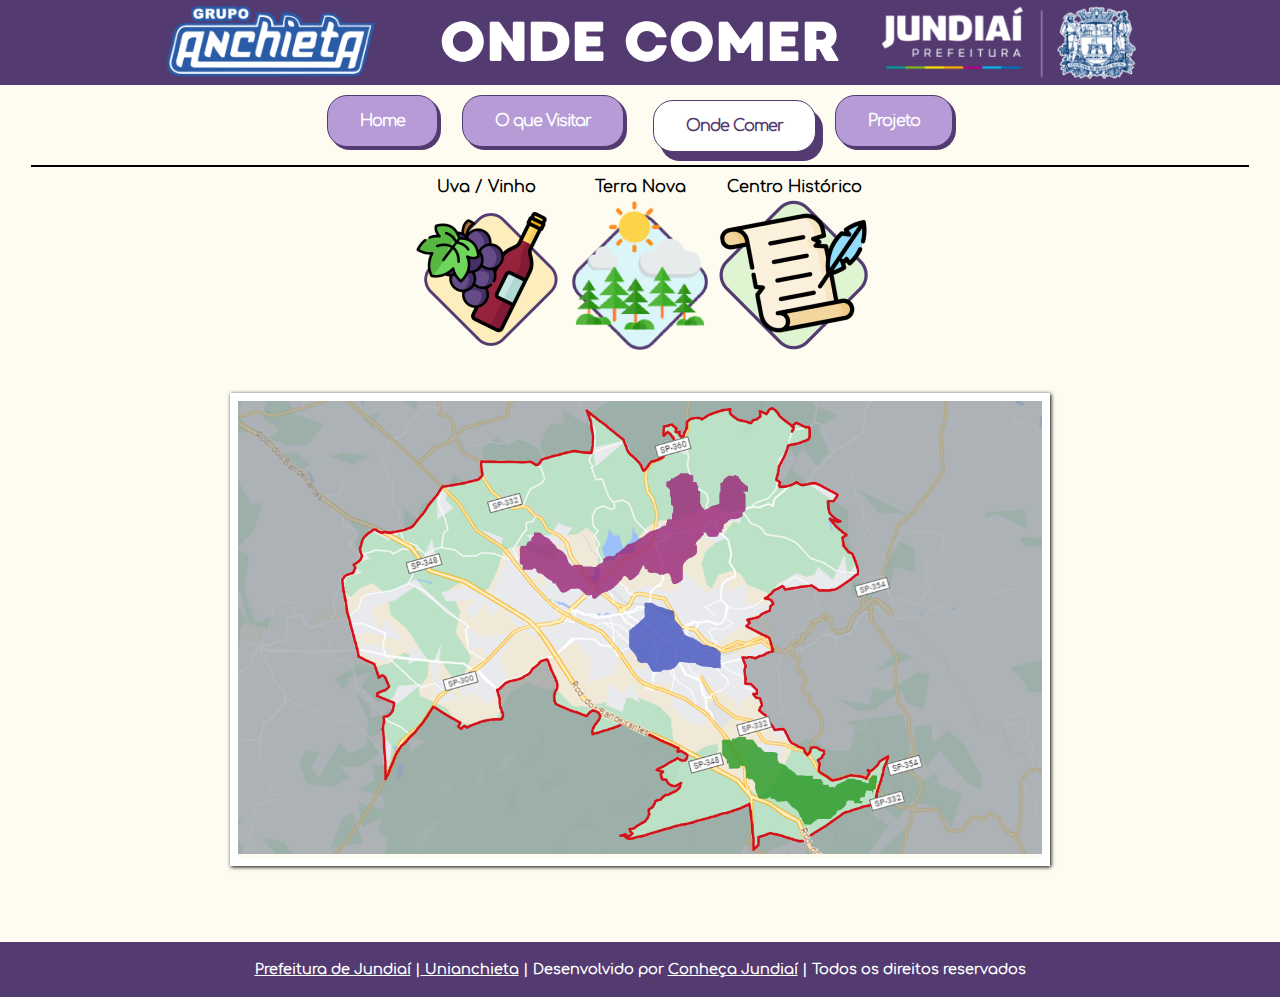
<file: html/rotasComer.html>
<!DOCTYPE html>
<html lang="pt-br">

<head>
    <meta charset="UTF-8">
    <meta http-equiv="X-UA-Compatible" content="IE=edge">
    <meta name="viewport" content="width=device-width, initial-scale=1.0">
    <link rel="stylesheet" href="../css/estilo.css">
    <link rel="stylesheet" href="../css/fonts.css">
    <link rel="stylesheet" href="../css/responsive.css">
    <script src="https://code.jquery.com/jquery-3.6.0.min.js"></script>
    <script src="../js/timeline.js"></script>
    <title>Rotas para comer de Jundiaí</title>
</head>

<body>
    <div id="interface">
        <header id="cabecalho">
            <img id="icone1" src="../imagens/Anchieta2.png" alt="">
            <h1>ONDE COMER</h1>
            <img id="icone2" src="../imagens/Prefeitura2.png" alt="">
        </header>
        <div id="menu">
            <a href="../index.html" class="pagina-futura">Home</a>
            <a href="rotasVisitar.html" class="pagina-futura">O que Visitar</a>
            <a href="rotasComer.html" class="pagina-atual">Onde Comer</a>
            <a href="../pdfs/Prática Extensionista - Conheça Jundiaí.pdf" target="_blank"
                class="pagina-futura">Projeto</a>
        </div>
        <hr>
        <section id="corpo">
            <table id="rotasPrincipal">
                <tr>
                    <td>
                        <a href="uvaVinhoComer.html"> Uva / Vinho </a>
                    </td>
                    <td>
                        <a href="terraNovaComer.html"> Terra Nova </a>
                    </td>
                    <td>
                        <a href="centroHistoricoComer.html">Centro Histórico</a>
                    </td>
                </tr>
                <tr>
                    <td>
                        <a href="uvaVinhoComer.html"><img src="../imagens/UvaVinho.png" alt="" id="vinho"></a>
                    </td>
                    <td>
                        <a href="terraNovaComer.html"><img src="../imagens/TerraNova.png" alt="" id="terra"></a>
                    </td>
                    <td>
                        <a href="centroHistoricoComer.html"><img src="../imagens/CentroHistorico.png" alt=""
                                id="historico"></a>
                    </td>
                </tr>
            </table>

            <aside id="lateral">
                <figure class="foto-legenda">
                    <img src="../imagens/mapaGeral.png" alt="">
                    <figcaption>
                        <h3>Conheça Jundiaí</h3>
                        <p>Uma nova maneira de ver o Jundiaí</p>
                    </figcaption>
                </figure>
            </aside>
        </section>
        <footer id="rodape">
            <p><a href="https://jundiai.sp.gov.br"> Prefeitura de Jundiaí</a> |<a href="https://www.anchieta.br">
                    Unianchieta</a> | Desenvolvido por <a
                    href="../pdfs/Prática Extensionista - Conheça Jundiaí.pdf">Conheça Jundiaí</a> | Todos os direitos
                reservados</p>
        </footer>
</body>

</html>
</file>
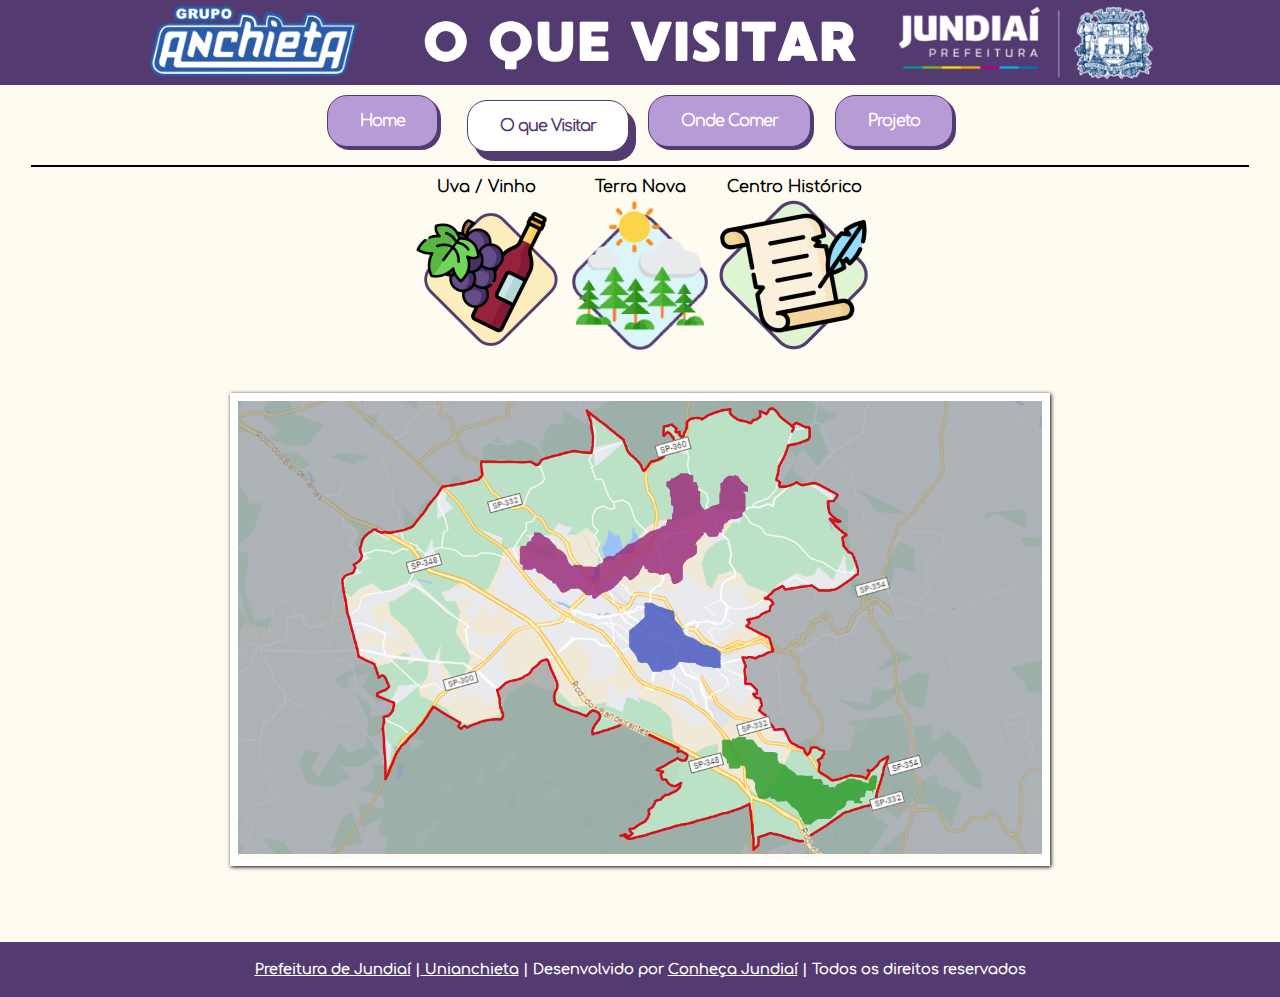
<file: html/rotasVisitar.html>
<!DOCTYPE html>
<html lang="pt-br">

<head>
    <meta charset="UTF-8">
    <meta http-equiv="X-UA-Compatible" content="IE=edge">
    <meta name="viewport" content="width=device-width, initial-scale=1.0">
    <link rel="stylesheet" href="../css/estilo.css">
    <link rel="stylesheet" href="../css/fonts.css">
    <link rel="stylesheet" href="../css/responsive.css">
    <script src="https://code.jquery.com/jquery-3.6.0.min.js"></script>
    <script src="../js/timeline.js"></script>
    <title>Rotas para visitar de Jundiaí</title>
</head>

<body>
    <div id="interface">
        <header id="cabecalho">
            <img id="icone1" src="../imagens/Anchieta2.png" alt="">
            <h1>O QUE VISITAR</h1>
            <img id="icone2" src="../imagens/Prefeitura2.png" alt="">
        </header>
        <div id="menu">
            <a href="../index.html" class="pagina-futura">Home</a>
            <a href="rotasVisitar.html" class="pagina-atual">O que Visitar</a>
            <a href="rotasComer.html" class="pagina-futura">Onde Comer</a>
            <a href="../pdfs/Prática Extensionista - Conheça Jundiaí.pdf" target="_blank"
                class="pagina-futura">Projeto</a>
        </div>
        <hr>
        <section id="corpo">
            <table id="rotasPrincipal">
                <tr>
                    <td>
                        <a href="uvaVinhoVisitar.html"> Uva / Vinho </a>
                    </td>
                    <td>
                        <a href="terraNovaVisitar.html"> Terra Nova </a>
                    </td>
                    <td>
                        <a href="centroHistoricoVisitar.html"> Centro Histórico </a>
                    </td>
                </tr>
                <tr>
                    <td>
                        <a href="uvaVinhoVisitar.html"><img src="../imagens/UvaVinho.png" alt="" id="vinho"></a>
                    </td>
                    <td>
                        <a href="terraNovaVisitar.html"><img src="../imagens/TerraNova.png" alt="" id="terra"></a>
                    </td>
                    <td>
                        <a href="centroHistoricoVisitar.html"><img src="../imagens/CentroHistorico.png" alt=""
                                id="historico"></a>
                    </td>
                </tr>
            </table>


            <aside id="lateral">
                <figure class="foto-legenda">
                    <img src="../imagens/mapaGeral.png" alt="">
                    <figcaption>
                        <h3>Conheça Jundiaí</h3>
                        <p>Uma nova maneira de ver o Jundiaí</p>
                    </figcaption>
                </figure>
            </aside>
        </section>
        <footer id="rodape">
            <p><a href="https://jundiai.sp.gov.br"> Prefeitura de Jundiaí</a> |<a href="https://www.anchieta.br">
                    Unianchieta</a> | Desenvolvido por <a
                    href="../pdfs/Prática Extensionista - Conheça Jundiaí.pdf">Conheça Jundiaí</a> | Todos os direitos
                reservados</p>
        </footer>
</body>

</html>
</file>
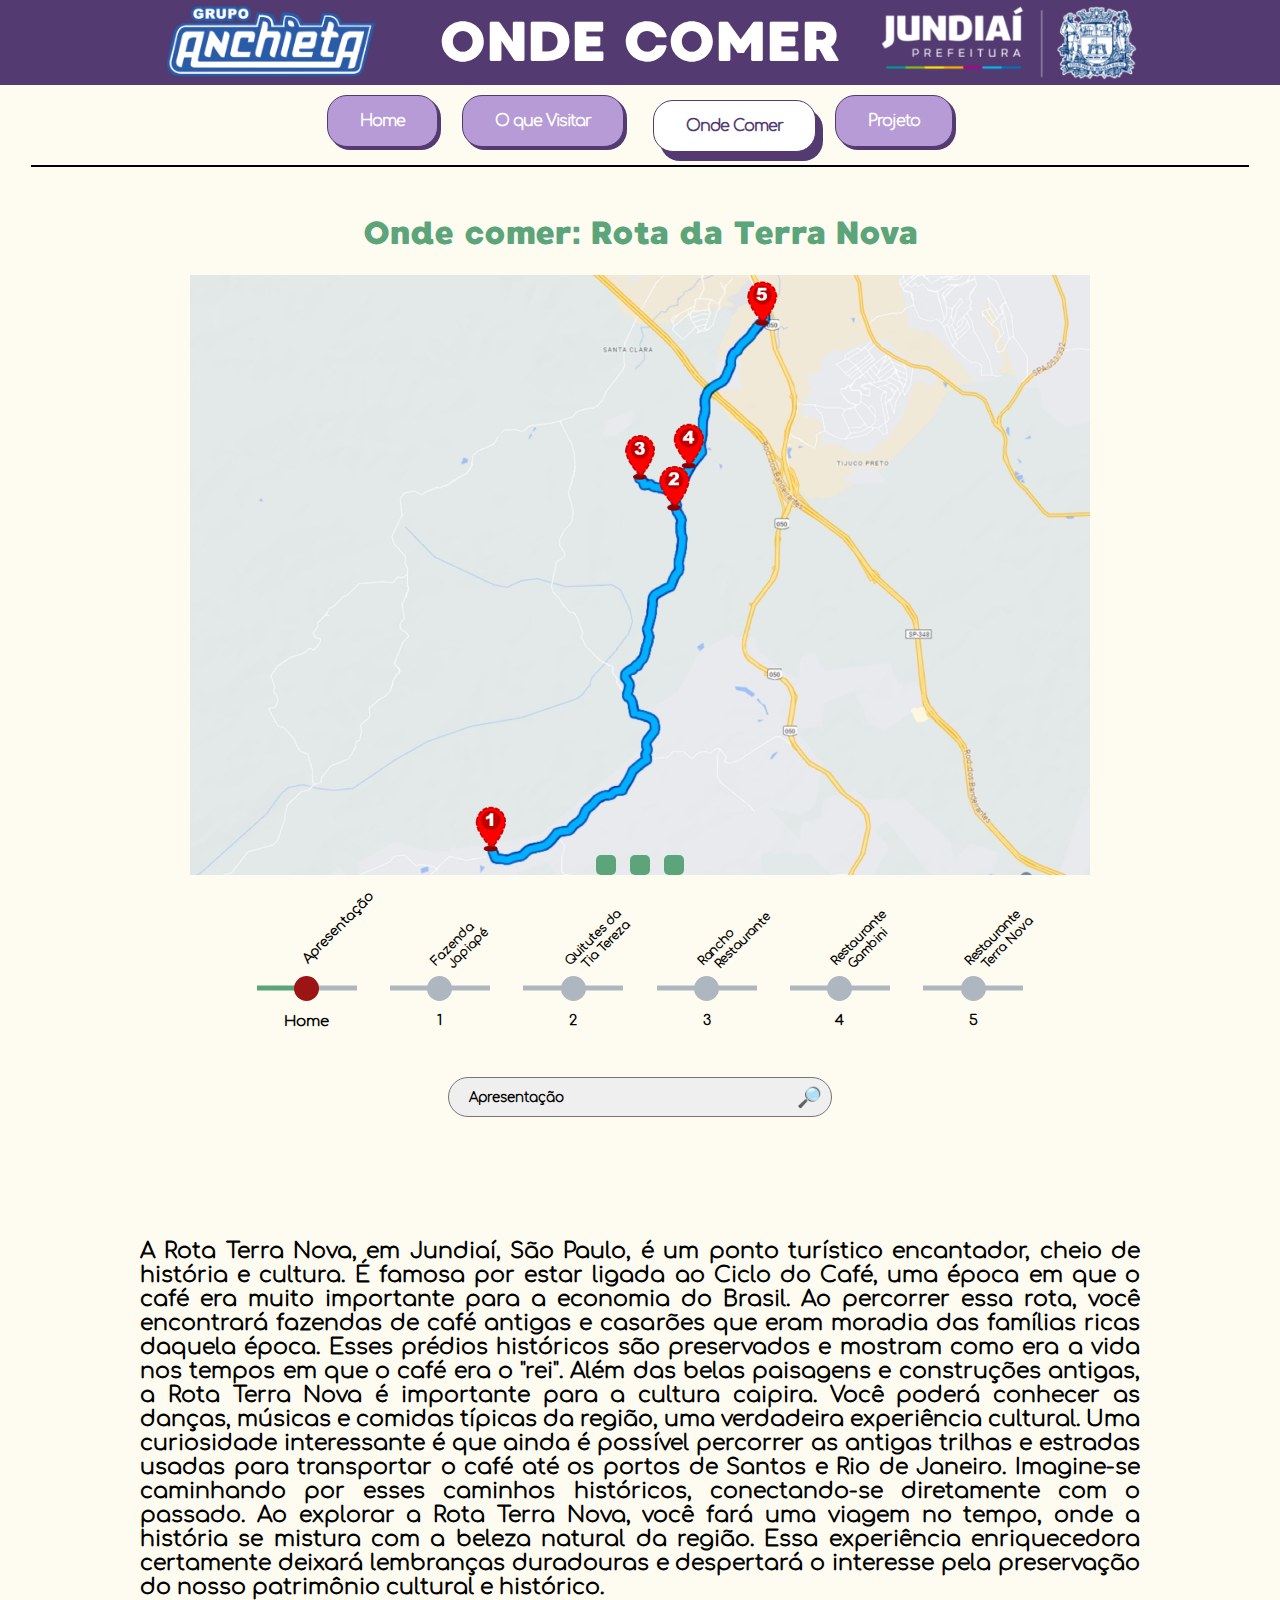
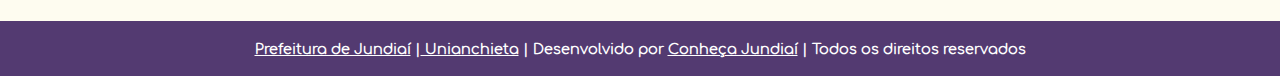
<file: html/terraNovaComer.html>
<!DOCTYPE html>
<html lang="pt-br">

<head>
    <meta charset="UTF-8">
    <meta http-equiv="X-UA-Compatible" content="IE=edge">
    <meta name="viewport" content="width=device-width, initial-scale=1.0">
    <link rel="stylesheet" href="../css/estilo.css">
    <link rel="stylesheet" href="../css/fonts.css">
    <link rel="stylesheet" href="../css/timeline.css">
    <link rel="stylesheet" href="../css/timelineTerra.css">
    <link rel="stylesheet" href="../css/responsive.css">
    <link rel="stylesheet" href="../css/slide.css">
    <link rel="stylesheet" href="../css/pesquisa.css">
    <script src="https://code.jquery.com/jquery-3.6.3.js"
        integrity="sha256-nQLuAZGRRcILA+6dMBOvcRh5Pe310sBpanc6+QBmyVM=" crossorigin="anonymous"></script>
    <script src="https://code.jquery.com/jquery-3.6.0.min.js"></script>
    <script src="../js/timeline.js"></script>

    <title>Onde Comer</title>
</head>

<body>
    <div id="interface">
        <header id="cabecalho">
            <img id="icone1" src="../imagens/Anchieta2.png" alt="">
            <h1>ONDE COMER</h1>
            <img id="icone2" src="../imagens/Prefeitura2.png" alt="">
        </header>
        <div id="menu">
            <a href="../index.html" class="pagina-futura">Home</a>
            <a href="rotasVisitar.html" class="pagina-futura">O que Visitar</a>
            <a href="rotasComer.html" class="pagina-atual">Onde Comer</a>
            <a href="../pdfs/Prática Extensionista - Conheça Jundiaí.pdf" target="_blank"
                class="pagina-futura">Projeto</a>
        </div>
        <hr>
        <h1 id="timeline"></h1>
        <h1 id="tituloTerra">Onde comer: Rota da Terra Nova</h1>

        <!--Apresentação-->
        <div class="container">
            <span id="slide-img1"></span>
            <span id="slide-img2"></span>
            <span id="slide-img3"></span>
            <div class="imagens">
                <img id="slide-img1" src="../imagens/terra/terraComer-pontos.jpg" class="imagem">
                <img id="slide-img2" src="../imagens/terra/terra_comer2.jpg" class="imagem">
                <img id="slide-img3" src="../imagens/terra/terra_comer3.jpg" class="imagem">
            </div>
            <div class="botoes">
                <a href="#slide-img1" class="botaoTerra"></a>
                <a href="#slide-img2" class="botaoTerra"></a>
                <a href="#slide-img3" class="botaoTerra"></a>
            </div>
        </div>

        <!--Fazenda Japiapé-->
        <div class="container hidden">
            <span id="slide-img4"></span>
            <span id="slide-img5"></span>
            <span id="slide-img6"></span>
            <div class="imagens">
                <img id="slide-img4" src="../imagens/terra/Fazenda_Japiape1.jpg" class="imagem">
                <img id="slide-img5" src="../imagens/terra/Fazenda_Japiape2.jpg" class="imagem">
                <img id="slide-img6" src="../imagens/terra/Fazenda_Japiape3.jpg" class="imagem">
            </div>
            <div class="botoes">
                <a href="#slide-img4" class="botaoTerra"></a>
                <a href="#slide-img5" class="botaoTerra"></a>
                <a href="#slide-img6" class="botaoTerra"></a>
            </div>
        </div>

        <!--Quitutes da Tia Tereza-->
        <div class="container hidden">
            <span id="slide-img7"></span>
            <span id="slide-img8"></span>
            <span id="slide-img9"></span>
            <div class="imagens">
                <img id="slide-img7" src="../imagens/terra/Quitutes_da_Tia_Tereza1.jpg" class="imagem">
                <img id="slide-img8" src="../imagens/terra/Quitutes_da_Tia_Tereza2.jpg" class="imagem">
                <img id="slide-img9" src="../imagens/terra/Quitutes_da_Tia_Tereza3.jpg" class="imagem">
            </div>
            <div class="botoes">
                <a href="#slide-img7" class="botaoTerra"></a>
                <a href="#slide-img8" class="botaoTerra"></a>
                <a href="#slide-img9" class="botaoTerra"></a>
            </div>
        </div>

        <!--Rancho Restaurante-->
        <div class="container hidden">
            <span id="slide-img10"></span>
            <span id="slide-img11"></span>
            <span id="slide-img12"></span>
            <div class="imagens">
                <img id="slide-img10" src="../imagens/terra/Rancho_Restaurante1.jpg" class="imagem">
                <img id="slide-img11" src="../imagens/terra/Rancho_Restaurante2.jpg" class="imagem">
                <img id="slide-img12" src="../imagens/terra/Rancho_Restaurante3.jpg" class="imagem">
            </div>
            <div class="botoes">
                <a href="#slide-img10" class="botaoTerra"></a>
                <a href="#slide-img11" class="botaoTerra"></a>
                <a href="#slide-img12" class="botaoTerra"></a>
            </div>
        </div>

        <!--Restaurante Gambini-->
        <div class="container hidden">
            <span id="slide-img13"></span>
            <span id="slide-img14"></span>
            <span id="slide-img15"></span>
            <div class="imagens">
                <img id="slide-img13" src="../imagens/terra/Restaurante_Gambini1.jpg" class="imagem">
                <img id="slide-img14" src="../imagens/terra/Restaurante_Gambini2.jpg" class="imagem">
                <img id="slide-img15" src="../imagens/terra/Restaurante_Gambini3.jpg" class="imagem">
            </div>
            <div class="botoes">
                <a href="#slide-img13" class="botaoTerra"></a>
                <a href="#slide-img14" class="botaoTerra"></a>
                <a href="#slide-img15" class="botaoTerra"></a>
            </div>
        </div>

        <!--Restaurante Terra Nova-->
        <div class="container hidden">
            <span id="slide-img16"></span>
            <span id="slide-img17"></span>
            <span id="slide-img18"></span>
            <div class="imagens">

                <img id="slide-img16" src="../imagens/terra/Restaurante_Terra_Nova1.jpg" class="imagem">
                <img id="slide-img17" src="../imagens/terra/Restaurante_Terra_Nova2.jpg" class="imagem">
                <img id="slide-img18" src="../imagens/terra/Restaurante_Terra_Nova3.jpg" class="imagem">
            </div>
            <div class="botoes">
                <a href="#slide-img16" class="botaoTerra"></a>
                <a href="#slide-img17" class="botaoTerra"></a>
                <a href="#slide-img18" class="botaoTerra"></a>
            </div>
        </div>

        <h1 id="timeline"></h1>
        <div class="flex-parent">
            <div class="input-flex-container">
                <div class="input time active">
                    <span codigo-rota="Home" data-info="Apresentação"></span>
                </div>
                <div class="input time">
                    <span codigo-rota="1" data-info="Fazenda Japiapé"></span>
                </div>
                <div class="input time">
                    <span codigo-rota="2" data-info="Quitutes da Tia Tereza"></span>
                </div>
                <div class="input time">
                    <span codigo-rota="3" data-info="Rancho Restaurante"></span>
                </div>
                <div class="input time">
                    <span codigo-rota="4" data-info="Restaurante Gambini"></span>
                </div>
                <div class="input time">
                    <span codigo-rota="5" data-info="Restaurante Terra Nova"></span>
                </div>
            </div>
            <h1 id="timeline"></h1>
            <div class="search-select">
                <select id="selectDiv">
                    <option value="p1">Apresentação</option>
                    <option value="p2">Fazenda Japiapé</option>
                    <option value="p3">Quitutes da Tia Tereza</option>
                    <option value="p4">Rancho Restaurante</option>
                    <option value="p5">Restaurante Gambini</option>
                    <option value="p6">Restaurante Terra Nova</option>
                </select>
            </div>
            <div class="description-flex-container">

                <!--Apresentação-->
                <div id="div1" class="container2">
                    <p id="p1" class="paragrafo active">A Rota Terra Nova, em Jundiaí, São Paulo, é um ponto turístico
                        encantador, cheio de história e cultura. É famosa por estar ligada ao Ciclo do Café, uma época
                        em
                        que o café era muito importante para a economia do Brasil.
                        Ao percorrer essa rota, você encontrará fazendas de café antigas e casarões que eram moradia das
                        famílias ricas daquela época. Esses prédios históricos são preservados e mostram como era a vida
                        nos
                        tempos em que o café era o "rei".
                        Além das belas paisagens e construções antigas, a Rota Terra Nova é importante para a cultura
                        caipira. Você poderá conhecer as danças, músicas e comidas típicas da região, uma verdadeira
                        experiência cultural.
                        Uma curiosidade interessante é que ainda é possível percorrer as antigas trilhas e estradas
                        usadas
                        para transportar o café até os portos de Santos e Rio de Janeiro. Imagine-se caminhando por
                        esses
                        caminhos históricos, conectando-se diretamente com o passado.

                        Ao explorar a Rota Terra Nova, você fará uma viagem no tempo, onde a história se mistura com a
                        beleza natural da região. Essa experiência enriquecedora certamente deixará lembranças
                        duradouras e
                        despertará o interesse pela preservação do nosso patrimônio cultural e histórico.
                    </p>
                </div>


                <!--Fazenda Japiapé-->
                <div id="div2" class="container2 hidden">
                    <p id="p2" class="paragrafo">
                    <ul class="topicos">
                        <li>
                            Endereço: Estrada Francisco Missé, 6000 – Jundiaí
                        </li>
                        <li>
                            Telefone: (11) 97200-2549.
                        </li>
                        <li>
                            Horário de funcionamento: Sáb. e dom. das 11h30 às 15h30.
                        </li>
                        <li>
                            Site: https:https://www.facebook.com/japiape/
                        </li>
                    </ul>

                    Há 15 anos, o Japiapé visa proporcionar momentos agradáveis em contato com a natureza. Além de
                    oferecer um excelente restaurante com comida típica caipira nos finais de semana, o local possui um
                    ambiente rural e acolhedor. Os visitantes têm acesso a atividades de lazer, aventura e educação
                    ambiental, incluindo trilhas ecológicas de aventura, tirolesa e um espaço dedicado às crianças.
                    </p>
                </div>


                <!--Quitutes da Tia Tereza-->
                <div id="div3" class="container2 hidden">
                    <p id="p3" class="paragrafo">
                    <ul class="topicos">
                        <li>
                            Endereço: Av. Engenheiro Tasso Pinheiro, 2649 – Terra Nova
                        </li>
                        <li>
                            Telefone: (11) 4599-9230.
                        </li>
                        <li>
                            Horário de funcionamento: Quarta e quinta das 19h às 21h. Sexta a domingo das 18h às 21h.
                        </li>
                        <li>
                            Site: <a
                                href="https://rotasturisticas.jundiai.sp.gov.br/terranova/onde-comer/quitutes-tia-tereza/">https://rotasturisticas.jundiai.sp.gov.br/terranova/onde-comer/quitutes-tia-tereza/</a>
                        </li>
                    </ul>

                    Descubra uma variedade deliciosa de doces, bolos confeitados, rosquinhas artesanais, pães frescos e
                    chocolates caseiros, entre outras opções irresistíveis para satisfazer seu paladar.
                    </p>
                </div>


                <!--Rancho Restaurante-->
                <div id="div4" class="container2 hidden">
                    <p id="p4" class="paragrafo">
                    <ul class="topicos">
                        <li>
                            Endereço: Av. Engenheiro Tasso Pinheiro, 1301 – Terra Nova
                        </li>
                        <li>
                            Telefone: (11) 4537-2579.
                        </li>
                        <li>
                            Horário de funcionamento: Seg. das 19h às 24h, Sáb das 12h às 16h e Dom. das 11h às 15h30.
                        </li>
                        <li>
                            Site: <a href="https://www.ranchojundiai.com.br">https://www.ranchojundiai.com.br</a>
                        </li>
                    </ul>

                    O rancho é conhecido por oferecer refeições preparadas por donas de casa, com temperos caseiros que
                    conferem um sabor irresistível e único à comida. Sua tradição está enraizada na música sertaneja de
                    qualidade da região, no qual recebeu diversos artistas e bandas renomadas. Atualmente, além dos
                    eventos realizados, o rancho oferece porco no rolete às segundas-feiras, feijoada no sábado à tarde
                    e almoço com a melhor comida caseira da região aos domingos. O rancho é uma referência quando se
                    trata de lazer, diversão e boa comida.
                    </p>
                </div>


                <!--Restaurante Gambini-->
                <div id="div1" class="container2 hidden">
                    <p id="p5" class="paragrafo">
                    <ul class="topicos">
                        <li>
                            Endereço: Av. Aristides Carra, 50 – Terra Nova
                        </li>
                        <li>
                            Telefone: (11) 4599-9224.
                        </li>
                        <li>
                            Horário de funcionamento: Ter. a dom. das 8h às 18h.
                        </li>
                        <li>
                            Site: <a
                                href="https://rotasturisticas.jundiai.sp.gov.br/terranova/onde-comer/restaurante-gambini/">https://rotasturisticas.jundiai.sp.gov.br/terranova/onde-comer/restaurante-gambini/</a>
                        </li>
                    </ul>

                    O rancho é conhecido por oferecer refeições preparadas por donas de casa, com temperos caseiros que
                    conferem um sabor irresistível e único à comida. Sua tradição está enraizada na música sertaneja de
                    qualidade da região, no qual recebeu diversos artistas e bandas renomadas. Atualmente, além dos
                    eventos realizados, o rancho oferece porco no rolete às segundas-feiras, feijoada no sábado à tarde
                    e almoço com a melhor comida caseira da região aos domingos. O rancho é uma referência quando se
                    trata de lazer, diversão e boa comida.
                    </p>
                </div>


                <!--Restaurante Terra Nova-->
                <div id="div1" class="container2 hidden">
                    <p id="p6" class="paragrafo">
                    <ul class="topicos">
                        <li>
                            Endereço: Av. Aristides Carra, 650 – Terra Nova
                        </li>
                        <li>
                            Telefone: (11) 4599-9030.
                        </li>
                        <li>
                            Horário de funcionamento: Sex. a Dom. e feriados das 8h às 18h.
                        </li>
                        <li>
                            Site: <a
                                href="https://rotasturisticas.jundiai.sp.gov.br/terranova/onde-comer/restaurante-terra-nova/">https://rotasturisticas.jundiai.sp.gov.br/terranova/onde-comer/restaurante-terra-nova/</a>
                        </li>
                    </ul>

                    O Restaurante Terra Nova oferece um ambiente de lazer completo, proporcionando aos visitantes a
                    oportunidade de desfrutar de diversas atividades. O espaço conta com lagos destinados à pesca
                    esportiva, permitindo que os entusiastas desfrutem dessa prática em um ambiente tranquilo e rural.
                    Além disso, o restaurante oferece a possibilidade de passeios a cavalo pelo sítio, permitindo que os
                    visitantes explorem a área e apreciem a beleza natural ao redor.
                    </p>
                </div>

            </div>
        </div>
        <footer id="rodape">
            <p><a href="https://jundiai.sp.gov.br"> Prefeitura de Jundiaí</a> |<a href="https://www.anchieta.br">
                    Unianchieta</a> | Desenvolvido por <a
                    href="../pdfs/Prática Extensionista - Conheça Jundiaí.pdf">Conheça Jundiaí</a> | Todos os direitos
                reservados</p>
        </footer>
</body>

</html>
</file>
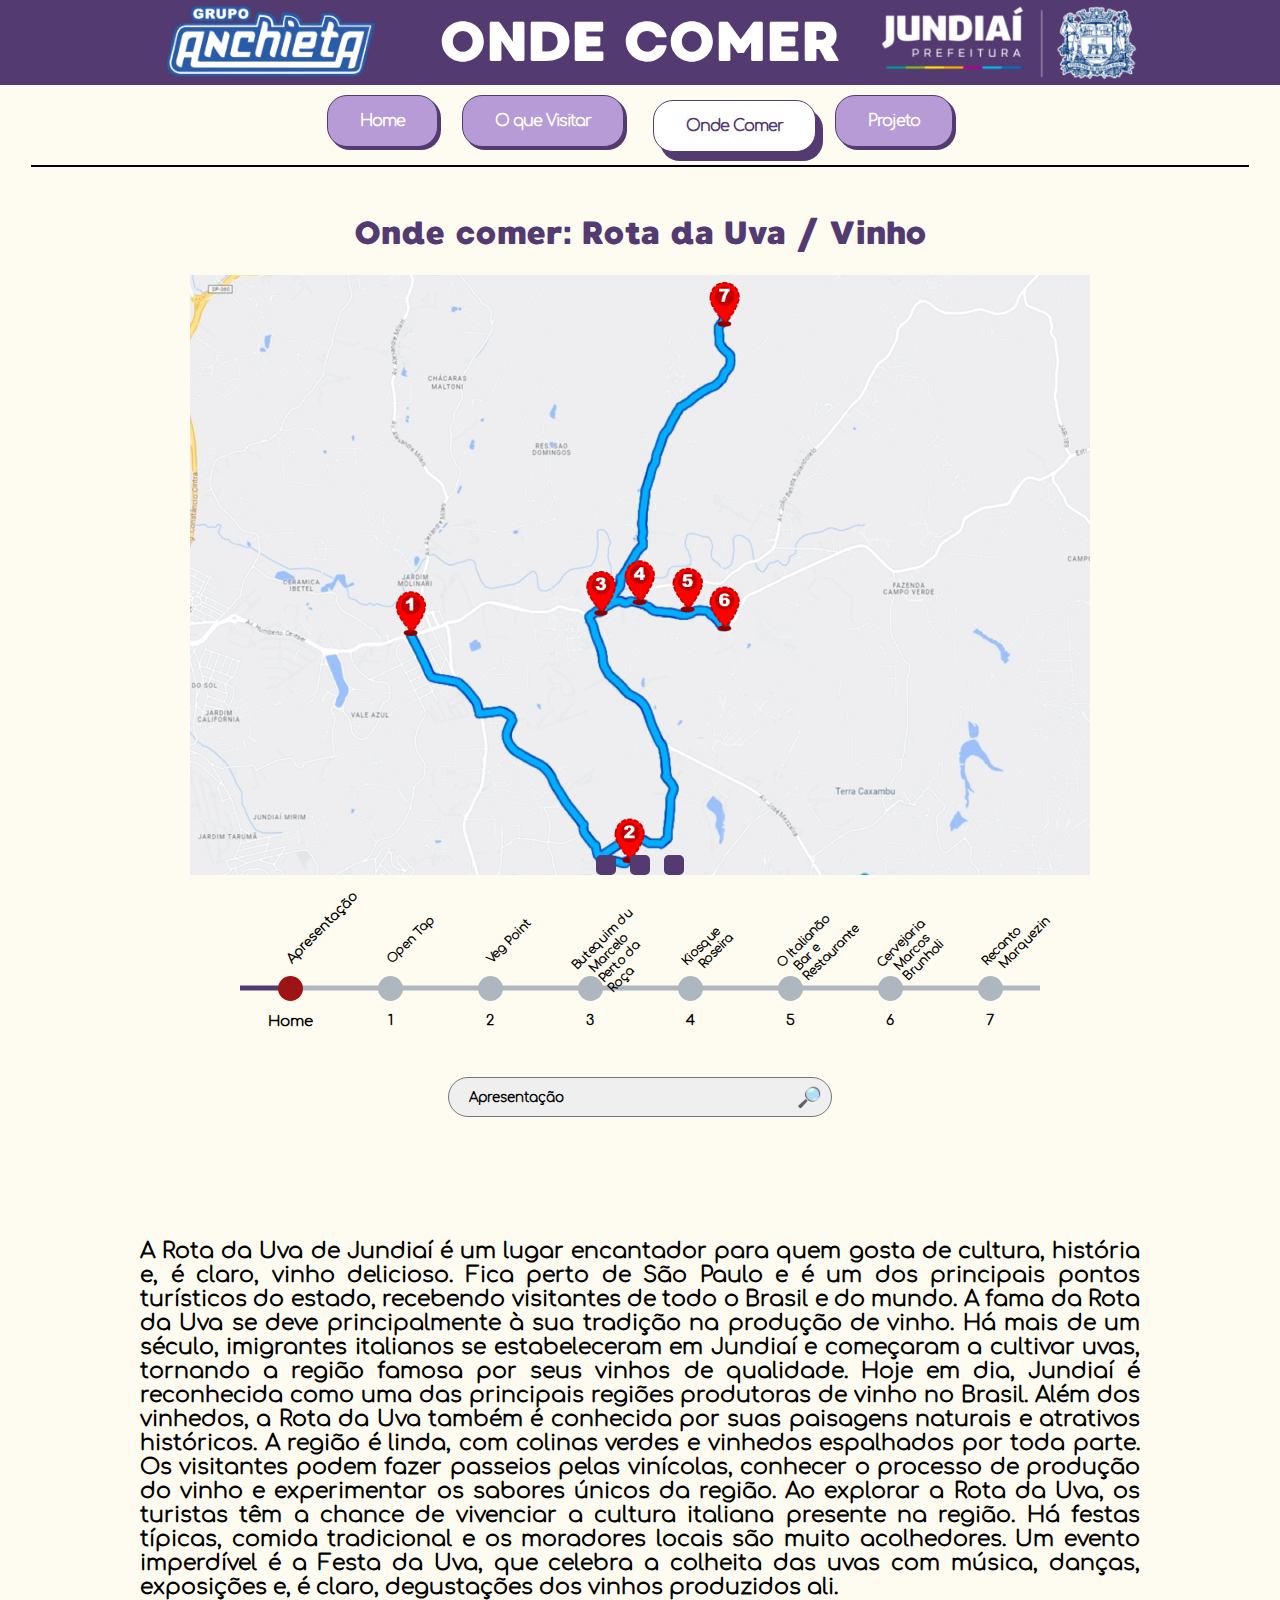
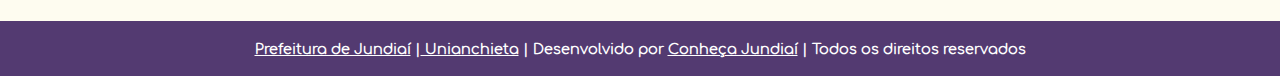
<file: html/uvaVinhoComer.html>
<!DOCTYPE html>
<html lang="pt-br">

<head>
    <meta charset="UTF-8">
    <meta http-equiv="X-UA-Compatible" content="IE=edge">
    <meta name="viewport" content="width=device-width, initial-scale=1.0">
    <link rel="stylesheet" href="../css/estilo.css">
    <link rel="stylesheet" href="../css/fonts.css">
    <link rel="stylesheet" href="../css/timeline.css">
    <link rel="stylesheet" href="../css/timelineUva.css">
    <link rel="stylesheet" href="../css/responsive.css">
    <link rel="stylesheet" href="../css/slide.css">
    <link rel="stylesheet" href="../css/pesquisa.css">
    <script src="https://code.jquery.com/jquery-3.6.3.js"
        integrity="sha256-nQLuAZGRRcILA+6dMBOvcRh5Pe310sBpanc6+QBmyVM=" crossorigin="anonymous"></script>
    <script src="https://code.jquery.com/jquery-3.6.0.min.js"></script>
    <script src="../js/timeline.js"></script>

    <title>Onde Comer</title>
</head>

<body>
    <div id="interface">
        <header id="cabecalho">
            <img id="icone1" src="../imagens/Anchieta2.png" alt="">
            <h1>ONDE COMER</h1>
            <img id="icone2" src="../imagens/Prefeitura2.png" alt="">
        </header>
        <div id="menu">
            <a href="../index.html" class="pagina-futura">Home</a>
            <a href="rotasVisitar.html" class="pagina-futura">O que Visitar</a>
            <a href="rotasComer.html" class="pagina-atual">Onde Comer</a>
            <a href="../pdfs/Prática Extensionista - Conheça Jundiaí.pdf" target="_blank"
                class="pagina-futura">Projeto</a>
        </div>
        <hr>
        <h1 id="timeline"></h1>
        <h1 id="tituloUva">Onde comer: Rota da Uva / Vinho</h1>

        <!--Apresentação-->
        <div class="container">
            <span id="slide-img1"></span>
            <span id="slide-img2"></span>
            <span id="slide-img3"></span>
            <div class="imagens">
                <img id="slide-img1" src="../imagens/vinho/uvaComer-pontos.jpg" class="imagem">
                <img id="slide-img2" src="../imagens/vinho/uva_comer2.jpg" class="imagem">
                <img id="slide-img3" src="../imagens/vinho/uva_comer3.jpg" class="imagem">
            </div>
            <div class="botoes">
                <a href="#slide-img1" class="botaoVinho"></a>
                <a href="#slide-img2" class="botaoVinho"></a>
                <a href="#slide-img3" class="botaoVinho"></a>
            </div>
        </div>

        <!--Open Tap-->
        <div class="container hidden">
            <span id="slide-img4"></span>
            <span id="slide-img5"></span>
            <span id="slide-img6"></span>
            <div class="imagens">
                <img id="slide-img4" src="../imagens/vinho/Open_Tap1.jpg" class="imagem">
                <img id="slide-img5" src="../imagens/vinho/Open_Tap2.jpg" class="imagem">
                <img id="slide-img6" src="../imagens/vinho/Open_Tap3.jpg" class="imagem">
            </div>
            <div class="botoes">
                <a href="#slide-img4" class="botaoVinho"></a>
                <a href="#slide-img5" class="botaoVinho"></a>
                <a href="#slide-img6" class="botaoVinho"></a>
            </div>
        </div>

        <!--Veg Point - Spa e Restaurante Gourmet Vegetariano/Vegano-->
        <div class="container hidden">
            <span id="slide-img7"></span>
            <span id="slide-img8"></span>
            <span id="slide-img9"></span>
            <div class="imagens">
                <img id="slide-img7" src="../imagens/vinho/Veg_Point1.jpg" class="imagem">
                <img id="slide-img8" src="../imagens/vinho/Veg_Point2.jpg" class="imagem">
                <img id="slide-img9" src="../imagens/vinho/Veg_Point3.jpg" class="imagem">
            </div>
            <div class="botoes">
                <a href="#slide-img7" class="botaoVinho"></a>
                <a href="#slide-img8" class="botaoVinho"></a>
                <a href="#slide-img9" class="botaoVinho"></a>
            </div>
        </div>

        <!--Butequim du Marcelo Perto da Roça-->
        <div class="container hidden">
            <span id="slide-img10"></span>
            <span id="slide-img11"></span>
            <span id="slide-img12"></span>
            <div class="imagens">
                <img id="slide-img10" src="../imagens/vinho/Butequim_du_Marcelo_Perto_da_Roca1.jpg" class="imagem">
                <img id="slide-img11" src="../imagens/vinho/Butequim_du_Marcelo_Perto_da_Roca2.jpg" class="imagem">
                <img id="slide-img12" src="../imagens/vinho/Butequim_du_Marcelo_Perto_da_Roca3.jpg" class="imagem">
            </div>
            <div class="botoes">
                <a href="#slide-img10" class="botaoVinho"></a>
                <a href="#slide-img11" class="botaoVinho"></a>
                <a href="#slide-img12" class="botaoVinho"></a>
            </div>
        </div>

        <!--Kiosque Roseira-->
        <div class="container hidden">
            <span id="slide-img13"></span>
            <span id="slide-img14"></span>
            <span id="slide-img15"></span>
            <div class="imagens">
                <img id="slide-img13" src="../imagens/vinho/Kiosque_Roseira1.jpg" class="imagem">
                <img id="slide-img14" src="../imagens/vinho/Kiosque_Roseira2.jpg" class="imagem">
                <img id="slide-img15" src="../imagens/vinho/Kiosque_Roseira3.jpg" class="imagem">
            </div>
            <div class="botoes">
                <a href="#slide-img13" class="botaoVinho"></a>
                <a href="#slide-img14" class="botaoVinho"></a>
                <a href="#slide-img15" class="botaoVinho"></a>
            </div>
        </div>

        <!--O Italianão Bar e Restaurante-->
        <div class="container hidden">
            <span id="slide-img16"></span>
            <span id="slide-img17"></span>
            <span id="slide-img18"></span>
            <div class="imagens">

                <img id="slide-img16" src="../imagens/vinho/Italianao1.jpg" class="imagem">
                <img id="slide-img17" src="../imagens/vinho/Italianao2.jpg" class="imagem">
                <img id="slide-img18" src="../imagens/vinho/Italianao3.jpg" class="imagem">
            </div>
            <div class="botoes">
                <a href="#slide-img16" class="botaoVinho"></a>
                <a href="#slide-img17" class="botaoVinho"></a>
                <a href="#slide-img18" class="botaoVinho"></a>
            </div>
        </div>

        <!--Cervejaria Marcos Brunholi-->
        <div class="container hidden">
            <span id="slide-img19"></span>
            <span id="slide-img20"></span>
            <span id="slide-img21"></span>
            <div class="imagens">

                <img id="slide-img19" src="../imagens/vinho/Cervejaria_Marcos_Brunholi1.jpg" class="imagem">
                <img id="slide-img20" src="../imagens/vinho/Cervejaria_Marcos_Brunholi2.jpg" class="imagem">
                <img id="slide-img21" src="../imagens/vinho/Cervejaria_Marcos_Brunholi3.jpg" class="imagem">
            </div>
            <div class="botoes">
                <a href="#slide-img19" class="botaoVinho"></a>
                <a href="#slide-img20" class="botaoVinho"></a>
                <a href="#slide-img21" class="botaoVinho"></a>
            </div>
        </div>

        <!--Recanto Marquezin-->
        <div class="container hidden">
            <span id="slide-img22"></span>
            <span id="slide-img23"></span>
            <span id="slide-img24"></span>
            <div class="imagens">

                <img id="slide-img22" src="../imagens/vinho/Recanto_Marquezin1.jpg" class="imagem">
                <img id="slide-img23" src="../imagens/vinho/Recanto_Marquezin2.jpg" class="imagem">
                <img id="slide-img24" src="../imagens/vinho/Recanto_Marquezin3.jpg" class="imagem">
            </div>
            <div class="botoes">
                <a href="#slide-img22" class="botaoVinho"></a>
                <a href="#slide-img23" class="botaoVinho"></a>
                <a href="#slide-img24" class="botaoVinho"></a>
            </div>
        </div>

        <h1 id="timeline"></h1>
        <div class="flex-parent">
            <div class="input-flex-container">
                <div class="input time active">
                    <span codigo-rota="Home" data-info="Apresentação"></span>
                </div>
                <div class="input time">
                    <span codigo-rota="1" data-info="Open Tap"></span>
                </div>
                <div class="input time">
                    <span codigo-rota="2" data-info="Veg Point"></span>
                </div>
                <div class="input time">
                    <span codigo-rota="3" data-info="Butequim du Marcelo Perto da Roça"></span>
                </div>
                <div class="input time">
                    <span codigo-rota="4" data-info="Kiosque Roseira"></span>
                </div>
                <div class="input time">
                    <span codigo-rota="5" data-info="O Italianão Bar e Restaurante"></span>
                </div>
                <div class="input time">
                    <span codigo-rota="6" data-info="Cervejaria Marcos Brunholi"></span>
                </div>
                <div class="input time">
                    <span codigo-rota="7" data-info="Recanto Marquezin"></span>
                </div>
            </div>
            <h1 id="timeline"></h1>
            <div class="search-select">
                <select id="selectDiv">
                    <option value="p1">Apresentação</option>
                    <option value="p2">Open Tap</option>
                    <option value="p3">Veg Point - Spa e Restaurante Gourmet Vegetariano/Vegano</option>
                    <option value="p4">Butequim du Marcelo Perto da Roça</option>
                    <option value="p5">Kiosque Roseira</option>
                    <option value="p6">O Italianão Bar e Restaurante</option>
                    <option value="p7">Cervejaria Marcos Brunholi</option>
                    <option value="p8">Recanto Marquezin</option>
                </select>
            </div>
            <div class="description-flex-container">

                <!--Apresentação-->
                <div id="div1" class="container2">
                    <p id="p1" class="paragrafo active">A Rota da Uva de Jundiaí é um lugar encantador para quem gosta
                        de
                        cultura, história e, é claro, vinho delicioso. Fica perto de São Paulo e é um dos principais
                        pontos
                        turísticos do estado, recebendo visitantes de todo o Brasil e do mundo.
                        A fama da Rota da Uva se deve principalmente à sua tradição na produção de vinho. Há mais de um
                        século, imigrantes italianos se estabeleceram em Jundiaí e começaram a cultivar uvas, tornando a
                        região famosa por seus vinhos de qualidade. Hoje em dia, Jundiaí é reconhecida como uma das
                        principais regiões produtoras de vinho no Brasil.
                        Além dos vinhedos, a Rota da Uva também é conhecida por suas paisagens naturais e atrativos
                        históricos. A região é linda, com colinas verdes e vinhedos espalhados por toda parte. Os
                        visitantes
                        podem fazer passeios pelas vinícolas, conhecer o processo de produção do vinho e experimentar os
                        sabores únicos da região.
                        Ao explorar a Rota da Uva, os turistas têm a chance de vivenciar a cultura italiana presente na
                        região. Há festas típicas, comida tradicional e os moradores locais são muito acolhedores. Um
                        evento
                        imperdível é a Festa da Uva, que celebra a colheita das uvas com música, danças, exposições e, é
                        claro, degustações dos vinhos produzidos ali.</p>
                </div>


                <!--Open Tap-->
                <div id="div2" class="container2 hidden">
                    <p id="p2" class="paragrafo">
                    <ul class="topicos">
                        <li>
                            Endereço: Rua Humberto Cereser, 2650 - Caxambu
                        </li>
                        <li>
                            Telefone: (11) 95931-9758.
                        </li>
                        <li>
                            Horário de funcionamento: Qua. e Qui. das 18h às 23h, Sex. das 18h às 24h, Sáb. das 14h às
                            24h e
                            Dom. das 14h às 22h.
                        </li>
                        <li>
                            Site: <a
                                href="https://turismo.jundiai.sp.gov.br/gastronomia/cervejasartesanais/open-tap/">https://turismo.jundiai.sp.gov.br/gastronomia/cervejasartesanais/open-tap/</a>
                        </li>
                    </ul>

                    Imagine um local onde você tem total autonomia para servir o seu próprio chope, sem precisar de
                    mesas ou garçons. Um lugar onde você e seus filhos podem se divertir juntos. Essa experiência única
                    é real e você pode fazer parte dessa revolução.

                    </p>
                </div>


                <!--Veg Point - Spa e Restaurante Gourmet Vegetariano/Vegano-->
                <div id="div3" class="container2 hidden">
                    <p id="p3" class="paragrafo">
                    <ul class="topicos">
                        <li>
                            Endereço: Travessa Julios Pauli, 65 – Caxambu
                        </li>
                        <li>
                            Telefone: (11) 4584-6654 / (11) 4584-2154.
                        </li>
                        <li>
                            Horário de funcionamento: Dom. a Sex e feriados, das 9h às 17h (mediante reserva).
                        </li>
                        <li>
                            Site: <a
                                href="https://rotasturisticas.jundiai.sp.gov.br/vinho/onde-comer/spa-e-restaurante-gourmet-vegetariano-vegano/">https://rotasturisticas.jundiai.sp.gov.br/vinho/onde-comer/spa-e-restaurante-gourmet-vegetariano-vegano/</a>
                        </li>
                    </ul>

                    O Match Point SPA e Restaurante é um local especializado em pratos vegetarianos e veganos, com
                    opções para intolerantes à lactose e ao glúten. Priorizando alimentos frescos e orgânicos, eles
                    oferecem uma variedade de pratos saudáveis e deliciosos. Os itens como pães, molhos, gelatos e
                    sorvetes são preparados artesanalmente, proporcionando uma experiência única aos clientes.
                    </p>
                </div>


                <!--Butequim du Marcelo Perto da Roça-->
                <div id="div4" class="container2 hidden">
                    <p id="p4" class="paragrafo">
                    <ul class="topicos">
                        <li>
                            Endereço: Av. Humberto Cereser, 5090 – Caxambu
                        </li>
                        <li>
                            Telefone: (11) 99749-1053.
                        </li>
                        <li>
                            Horário de funcionamento: Quinta das 17h30 às 22h. Sexta das 17h30 às 23h. Sábado das 11h30
                            às 23h.
                            Domingo das 11h30 às 18h.
                        </li>
                        <li>
                            Site: <a
                                href="https://rotasturisticas.jundiai.sp.gov.br/uva/onde-comer/butequim-du-marcelo-perto-da-roca/">https://rotasturisticas.jundiai.sp.gov.br/uva/onde-comer/butequim-du-marcelo-perto-da-roca/</a>
                        </li>
                    </ul>

                    Um botequim ao ar livre com porções diferenciadas! Aqui você encontra bolinhos artesanais, torresmo
                    de rolo, linguiça artesanal, bolinho de costela e muito mais. Acompanhe com uma caipirinha ou uma
                    cerveja geladíssima. Aos sábados, servimos feijoada e aos domingos, uma deliciosa comida caseira.
                    </p>
                </div>


                <!--Kiosque Roseira-->
                <div id="div5" class="container2 hidden">
                    <p id="p5" class="paragrafo">
                    <ul class="topicos">
                        <li>
                            Endereço: Avenida Humberto Cereser 5221, Jundiaí, SP.
                        </li>
                        <li>
                            Telefone: (11) 4584-0030
                        </li>
                        <li>
                            Horário de funcionamento: Seg. das 15h às 20h e Ter. a Dom. das 11h30 às 20h.
                        </li>
                        <li>
                            Site: <a
                                href="https://rotasturisticas.jundiai.sp.gov.br/uva/onde-comer/butequim-du-marcelo-perto-da-roca/">https://rotasturisticas.jundiai.sp.gov.br/uva/onde-comer/butequim-du-marcelo-perto-da-roca/</a>
                        </li>
                    </ul>

                    O Kiosque Roseira é um local acolhedor e convidativo, ideal para encontros com familiares e amigos.
                    Com um cardápio diversificado, oferecemos deliciosas opções, como bolinhos artesanais, torresmo de
                    rolo, linguiça artesanal e bolinho de costela. Acompanhe suas escolhas com caipirinhas refrescantes
                    e cervejas geladas. Aos sábados, desfrute de nossa saborosa feijoada, e aos domingos, saboreie uma
                    comida caseira irresistível. Visite-nos e desfrute de momentos deliciosos em um ambiente acolhedor.
                    </p>
                </div>


                <!--O Italianão Bar e Restaurante-->
                <div id="div6" class="container2 hidden">
                    <p id="p6" class="paragrafo">
                    <ul class="topicos">
                        <li>
                            Endereço: Av. Humberto Cereser, 5667 – Caxambu
                        </li>
                        <li>
                            Telefone: (11) 4584-3247
                        </li>
                        <li>
                            Horário de funcionamento: Qua. das 11h às 15h, Qui. a Sáb. das 11h às 15h e das 18h30 às
                            23h, Dom.
                            das 11h30 às 15h.
                        </li>
                        <li>
                            Site: <a
                                href="https://rotasturisticas.jundiai.sp.gov.br/uva/onde-comer/o-italianao-bar-e-restaurante/">https://rotasturisticas.jundiai.sp.gov.br/uva/onde-comer/o-italianao-bar-e-restaurante/</a>
                        </li>
                    </ul>

                    Restaurante especializado em peixes, frutos do mar, carnes e massas. Pratos destacados incluem
                    Bacalhau à Marinheiro, Moqueca, Caldeirada, Robalo e Lagosta. Ingredientes frescos e de alta
                    qualidade são utilizados em todas as preparações. Ambiente acolhedor e atendimento de excelência.
                    Uma experiência gastronômica memorável aguarda por você.
                    </p>
                </div>


                <!--Cervejaria Marcos Brunholi-->
                <div id="div7" class="container2 hidden">
                    <p id="p7" class="paragrafo">
                    <ul class="topicos">
                        <li>
                            Endereço: Av. Humberto Cereser, 6000 – Caxambu
                        </li>
                        <li>
                            Telefone: (11) 94718-2237
                        </li>
                        <li>
                            Horário de funcionamento: Quinta a sábado das 11h às 23h
                        </li>
                        <li>
                            Site: <a
                                href="https://rotasturisticas.jundiai.sp.gov.br/uva/onde-comer/cervejaria-marcos-brunholi/">https://rotasturisticas.jundiai.sp.gov.br/uva/onde-comer/cervejaria-marcos-brunholi/</a>
                        </li>
                    </ul>

                    Uma experiência gastronômica inesquecível aguarda por você na nossa cervejaria. Além de oferecer uma
                    ampla variedade de cervejas artesanais, também temos opções deliciosas de pratos à la carte e
                    self-service.

                    </p>
                </div>


                <!--Recanto Marquezin-->
                <div id="div8" class="container2 hidden">
                    <p id="p8" class="paragrafo">
                    <ul class="topicos">
                        <li>
                            Endereço: Av. Maria Negrini Neto, 3428 – Bairro da Toca – Jundiaí
                        </li>
                        <li>
                            Telefone: (11) 4584-0993
                        </li>
                        <li>
                            Horário de funcionamento: Sex. das 17h às 23h30, Sáb., Dom. e feriados das 11h30 às 16h30.
                        </li>
                        <li>
                            Site: <a href="http://www.recantomarquezin.com.br/">http://www.recantomarquezin.com.br/</a>
                        </li>
                    </ul>

                    O Recanto Marquezin é um restaurante no bairro da Toca com influências italianas e caipiras. Com uma
                    bela vista da Serra do Japi e outras regiões, o restaurante é de propriedade da família Marquezin,
                    que chegou ao Brasil em 1880. O cardápio inclui opções como macarrão ao sugo, bolonhesa, alho e
                    óleo, e nhoque. Além disso, os visitantes podem explorar a plantação de diversas frutas e desfrutar
                    da tranquilidade do lago com peixes e gansos.
                    </p>
                </div>

            </div>
        </div>
        <footer id="rodape">
            <p><a href="https://jundiai.sp.gov.br"> Prefeitura de Jundiaí</a> |<a href="https://www.anchieta.br">
                    Unianchieta</a> | Desenvolvido por <a
                    href="../pdfs/Prática Extensionista - Conheça Jundiaí.pdf">Conheça Jundiaí</a> | Todos os direitos
                reservados</p>
        </footer>
</body>

</html>
</file>
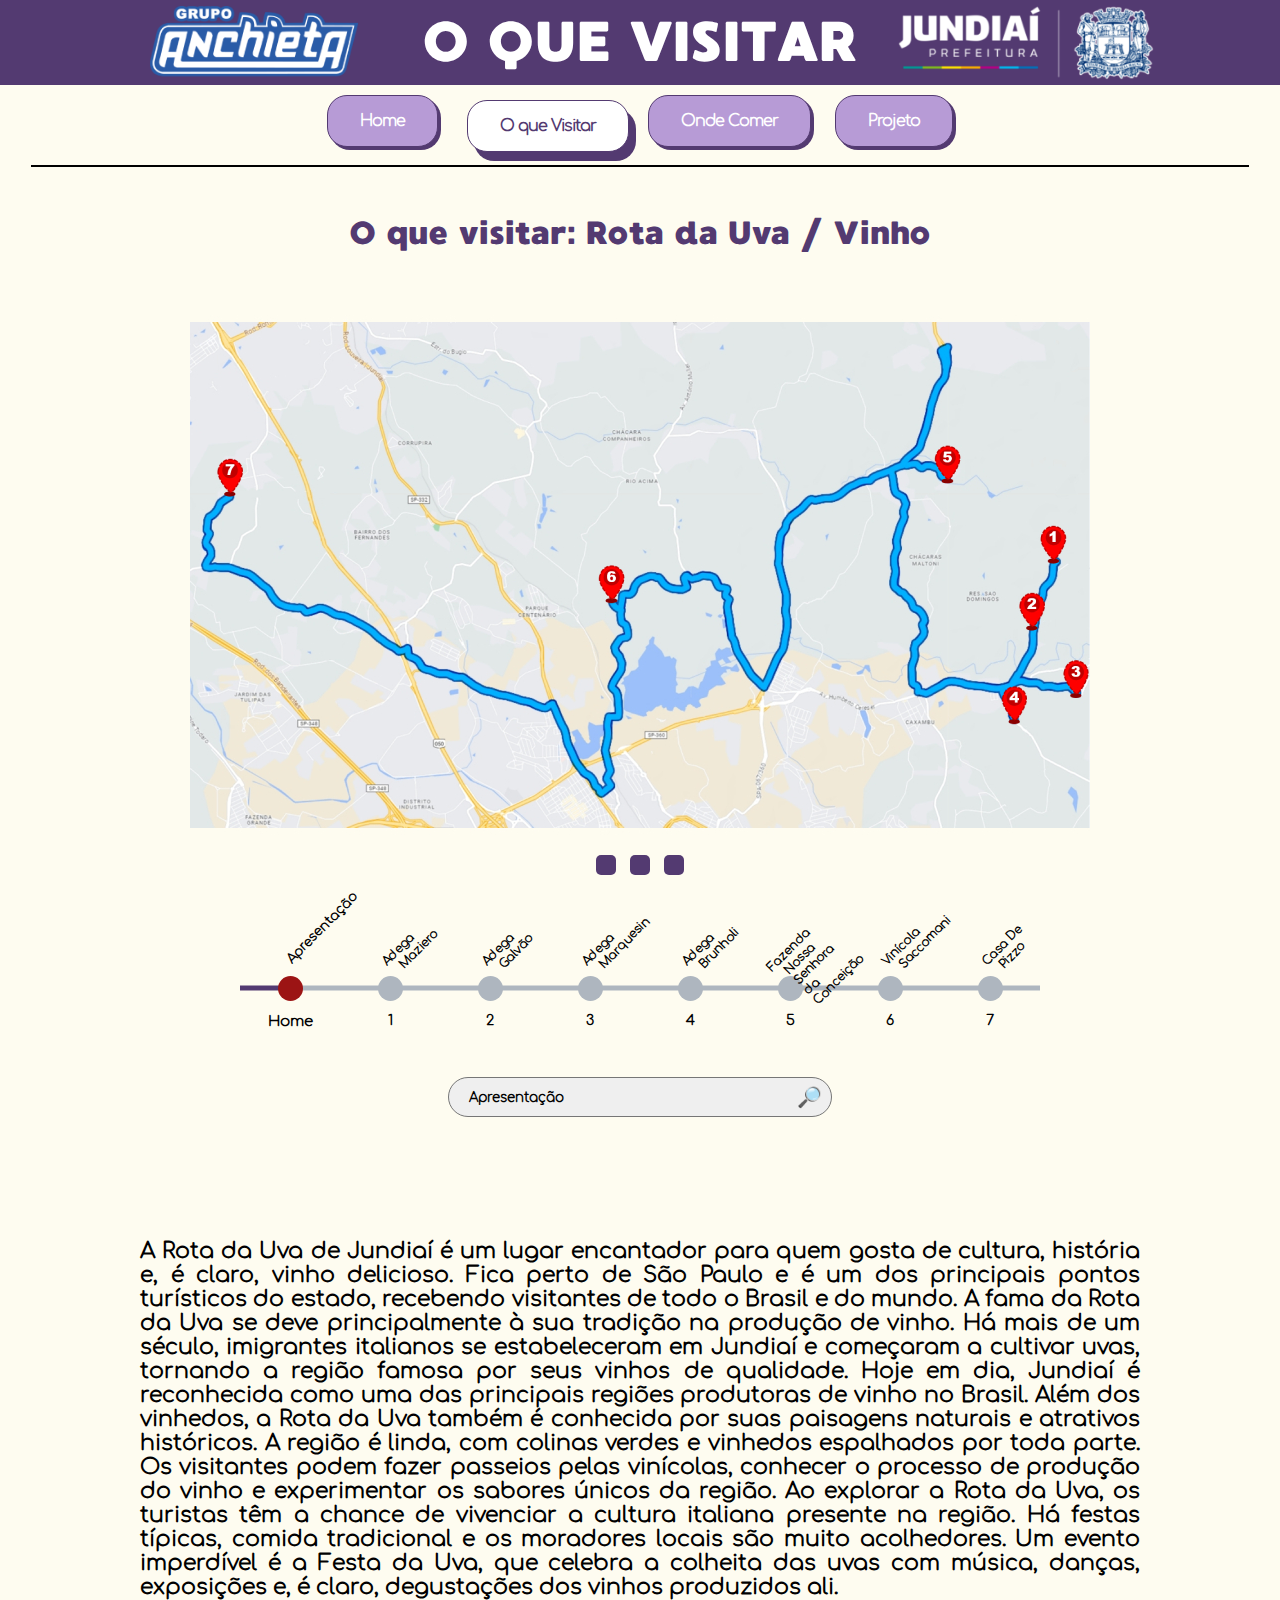
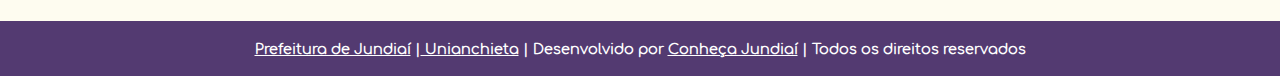
<file: html/uvaVinhoVisitar.html>
<!DOCTYPE html>
<html lang="pt-br">

<head>
    <meta charset="UTF-8">
    <meta http-equiv="X-UA-Compatible" content="IE=edge">
    <meta name="viewport" content="width=device-width, initial-scale=1.0">
    <link rel="stylesheet" href="../css/estilo.css">
    <link rel="stylesheet" href="../css/fonts.css">
    <link rel="stylesheet" href="../css/timeline.css">
    <link rel="stylesheet" href="../css/timelineUva.css">
    <link rel="stylesheet" href="../css/responsive.css">
    <link rel="stylesheet" href="../css/slide.css">
    <link rel="stylesheet" href="../css/pesquisa.css">
    <script src="https://code.jquery.com/jquery-3.6.3.js"
        integrity="sha256-nQLuAZGRRcILA+6dMBOvcRh5Pe310sBpanc6+QBmyVM=" crossorigin="anonymous"></script>
    <script src="https://code.jquery.com/jquery-3.6.0.min.js"></script>
    <script src="../js/timeline.js"></script>

    <title>Onde Visitar</title>
</head>

<body>
    <div id="interface">
        <header id="cabecalho">
            <img id="icone1" src="../imagens/Anchieta2.png" alt="">
            <h1>O QUE VISITAR</h1>
            <img id="icone2" src="../imagens/Prefeitura2.png" alt="">
        </header>
        <div id="menu">
            <a href="../index.html" class="pagina-futura">Home</a>
            <a href="rotasVisitar.html" class="pagina-atual">O que Visitar</a>
            <a href="rotasComer.html" class="pagina-futura">Onde Comer</a>
            <a href="../pdfs/Prática Extensionista - Conheça Jundiaí.pdf" target="_blank"
                class="pagina-futura">Projeto</a>
        </div>
        <hr>
        
        <h1 id="timeline"></h1>
        <h1 id="tituloUva">O que visitar: Rota da Uva / Vinho</h1>

        <!--Apresentação-->
        <div class="container">
            <span id="slide-img1"></span>
            <span id="slide-img2"></span>
            <span id="slide-img3"></span>
            <div class="imagens">
                <img id="slide-img1" src="../imagens/vinho/uvaVisitar-pontos.jpg" class="imagem">
                <img id="slide-img2" src="../imagens/vinho/uva_visitar2.jpg" class="imagem">
                <img id="slide-img3" src="../imagens/vinho/uva_visitar3.jpg" class="imagem">
            </div>
            <div class="botoes">
                <a href="#slide-img1" class="botaoVinho"></a>
                <a href="#slide-img2" class="botaoVinho"></a>
                <a href="#slide-img3" class="botaoVinho"></a>
            </div>
        </div>

        <!--Adega Maziero-->
        <div class="container hidden">
            <span id="slide-img4"></span>
            <span id="slide-img5"></span>
            <span id="slide-img6"></span>
            <div class="imagens">
                <img id="slide-img4" src="../imagens/vinho/Adega_Maziero1.jpg" class="imagem">
                <img id="slide-img5" src="../imagens/vinho/Adega_Maziero2.jpg" class="imagem">
                <img id="slide-img6" src="../imagens/vinho/Adega_Maziero3.jpg" class="imagem">
            </div>
            <div class="botoes">
                <a href="#slide-img4" class="botaoVinho"></a>
                <a href="#slide-img5" class="botaoVinho"></a>
                <a href="#slide-img6" class="botaoVinho"></a>
            </div>
        </div>

        <!--Adega Galvão-->
        <div class="container hidden">
            <span id="slide-img7"></span>
            <span id="slide-img8"></span>
            <span id="slide-img9"></span>
            <div class="imagens">
                <img id="slide-img7" src="../imagens/vinho/Adega_Galvao1.jpg" class="imagem">
                <img id="slide-img8" src="../imagens/vinho/Adega_Galvao2.jpg" class="imagem">
                <img id="slide-img9" src="../imagens/vinho/Adega_Galvao3.jpg" class="imagem">
            </div>
            <div class="botoes">
                <a href="#slide-img7" class="botaoVinho"></a>
                <a href="#slide-img8" class="botaoVinho"></a>
                <a href="#slide-img9" class="botaoVinho"></a>
            </div>
        </div>

        <!--Adega Marquesin-->
        <div class="container hidden">
            <span id="slide-img10"></span>
            <span id="slide-img11"></span>
            <span id="slide-img12"></span>
            <div class="imagens">
                <img id="slide-img10" src="../imagens/vinho/Adega_Marquesin1.jpg" class="imagem">
                <img id="slide-img11" src="../imagens/vinho/Adega_Marquesin2.jpg" class="imagem">
                <img id="slide-img12" src="../imagens/vinho/Adega_Marquesin3.jpg" class="imagem">
            </div>
            <div class="botoes">
                <a href="#slide-img10" class="botaoVinho"></a>
                <a href="#slide-img11" class="botaoVinho"></a>
                <a href="#slide-img12" class="botaoVinho"></a>
            </div>
        </div>

        <!--Adega Brunholi-->
        <div class="container hidden">
            <span id="slide-img13"></span>
            <span id="slide-img14"></span>
            <span id="slide-img15"></span>
            <div class="imagens">
                <img id="slide-img13" src="../imagens/vinho/Espaço_Cultural_Museu_do_Vinho1.jpg" class="imagem">
                <img id="slide-img14" src="../imagens/vinho/Espaço_Cultural_Museu_do_Vinho2.jpg" class="imagem">
                <img id="slide-img15" src="../imagens/vinho/Espaço_Cultural_Museu_do_Vinho3.jpg" class="imagem">
            </div>
            <div class="botoes">
                <a href="#slide-img13" class="botaoVinho"></a>
                <a href="#slide-img14" class="botaoVinho"></a>
                <a href="#slide-img15" class="botaoVinho"></a>
            </div>
        </div>

        <!--Fazenda Nossa Senhora da Conceição-->
        <div class="container hidden">
            <span id="slide-img16"></span>
            <span id="slide-img17"></span>
            <span id="slide-img18"></span>
            <div class="imagens">

                <img id="slide-img16" src="../imagens/vinho/Fazenda_Nossa_Senhora_da_Conceicao1.jpg" class="imagem">
                <img id="slide-img17" src="../imagens/vinho/Fazenda_Nossa_Senhora_da_Conceicao2.jpg" class="imagem">
                <img id="slide-img18" src="../imagens/vinho/Fazenda_Nossa_Senhora_da_Conceicao3.jpg" class="imagem">
            </div>
            <div class="botoes">
                <a href="#slide-img16" class="botaoVinho"></a>
                <a href="#slide-img17" class="botaoVinho"></a>
                <a href="#slide-img18" class="botaoVinho"></a>
            </div>
        </div>

        <!--Vinícola Saccomani-->
        <div class="container hidden">
            <span id="slide-img19"></span>
            <span id="slide-img20"></span>
            <span id="slide-img21"></span>
            <div class="imagens">

                <img id="slide-img19" src="../imagens/vinho/Vinicola_Saccomani1.jpg" class="imagem">
                <img id="slide-img20" src="../imagens/vinho/Vinicola_Saccomani2.jpg" class="imagem">
                <img id="slide-img21" src="../imagens/vinho/Vinicola_Saccomani3.jpg" class="imagem">
            </div>
            <div class="botoes">
                <a href="#slide-img19" class="botaoVinho"></a>
                <a href="#slide-img20" class="botaoVinho"></a>
                <a href="#slide-img21" class="botaoVinho"></a>
            </div>
        </div>

        <!--Casa De Pizzo-->
        <div class="container hidden">
            <span id="slide-img22"></span>
            <span id="slide-img23"></span>
            <span id="slide-img24"></span>
            <div class="imagens">

                <img id="slide-img22" src="../imagens/vinho/Casa-de-Pizzo.jpg" class="imagem">
                <img id="slide-img23" src="../imagens/vinho/Casa-de-Pizzo-2.jpg" class="imagem">
                <img id="slide-img24" src="../imagens/vinho/Casa-de-Pizzo-3.jpg" class="imagem">
            </div>
            <div class="botoes">
                <a href="#slide-img22" class="botaoVinho"></a>
                <a href="#slide-img23" class="botaoVinho"></a>
                <a href="#slide-img24" class="botaoVinho"></a>
            </div>
        </div>

        <h1 id="timeline"></h1>
        <div class="flex-parent">
            <div class="input-flex-container">
                <div class="input time active">
                    <span codigo-rota="Home" data-info="Apresentação"></span>
                </div>
                <div class="input time">
                    <span codigo-rota="1" data-info="Adega Maziero"></span>
                </div>
                <div class="input time">
                    <span codigo-rota="2" data-info="Adega Galvão"></span>
                </div>
                <div class="input time">
                    <span codigo-rota="3" data-info="Adega Marquesin"></span>
                </div>
                <div class="input time">
                    <span codigo-rota="4" data-info="Adega Brunholi"></span>
                </div>
                <div class="input time">
                    <span codigo-rota="5" data-info="Fazenda Nossa Senhora da Conceição"></span>
                </div>
                <div class="input time">
                    <span codigo-rota="6" data-info="Vinícola Saccomani"></span>
                </div>
                <div class="input time">
                    <span codigo-rota="7" data-info="Casa De Pizzo"></span>
                </div>
            </div>
            <h1 id="timeline"></h1>
            <div class="search-select">
                <select id="selectDiv">
                    <option value="p1">Apresentação</option>
                    <option value="p2">Adega Maziero</option>
                    <option value="p3">Adega Galvão</option>
                    <option value="p4">Adega Marquesin</option>
                    <option value="p5">Adega Brunholi</option>
                    <option value="p6">Fazenda Nossa Senhora da Conceição</option>
                    <option value="p7">Vinícola Saccomani</option>
                    <option value="p8">Casa De Pizzo</option>
                </select>
            </div>
            <div class="description-flex-container">

                <!--Apresentação-->
                <div id="div1" class="container2">
                    <p id="p1" class="paragrafo active">


                        A Rota da Uva de Jundiaí é um lugar encantador para quem gosta de
                        cultura, história e, é claro, vinho delicioso. Fica perto de São Paulo e é um dos principais
                        pontos
                        turísticos do estado, recebendo visitantes de todo o Brasil e do mundo.
                        A fama da Rota da Uva se deve principalmente à sua tradição na produção de vinho. Há mais de um
                        século, imigrantes italianos se estabeleceram em Jundiaí e começaram a cultivar uvas, tornando a
                        região famosa por seus vinhos de qualidade. Hoje em dia, Jundiaí é reconhecida como uma das
                        principais regiões produtoras de vinho no Brasil.
                        Além dos vinhedos, a Rota da Uva também é conhecida por suas paisagens naturais e atrativos
                        históricos. A região é linda, com colinas verdes e vinhedos espalhados por toda parte. Os
                        visitantes
                        podem fazer passeios pelas vinícolas, conhecer o processo de produção do vinho e experimentar os
                        sabores únicos da região.
                        Ao explorar a Rota da Uva, os turistas têm a chance de vivenciar a cultura italiana presente na
                        região. Há festas típicas, comida tradicional e os moradores locais são muito acolhedores. Um
                        evento
                        imperdível é a Festa da Uva, que celebra a colheita das uvas com música, danças, exposições e, é
                        claro, degustações dos vinhos produzidos ali.</p>
                </div>


                <!--Adega Maziero-->
                <div id="div2" class="container2 hidden">
                    <p id="p2" class="paragrafo">
                    <ul class="topicos">
                        <li>
                            Endereço: Av. Maria Negrini Negro, 2051 - Caxambu
                        </li>
                        <li>
                            Telefone: (11) 4584-1810.
                        </li>
                        <li>
                            Horário de funcionamento: Seg. a Sáb. das 8h às 17h, Dom. e feriados das 8h às 15h.
                        </li>
                        <li>
                            Site: <a
                                href="https://turismo.jundiai.sp.gov.br/atrativos/adegas/adega-mazziero/">https://turismo.jundiai.sp.gov.br/atrativos/adegas/adega-mazziero/</a>
                        </li>
                    </ul>

                    A família Maziero emigrou para o Brasil em 1888 e estabeleceu-se em Araras. Em 2013, a Adega Maziero
                    teve a honra de fornecer os vinhos servidos no almoço do Papa Francisco durante sua visita ao
                    Brasil, incluindo o Moscato Seco e o Bordô Seco. Essa conquista destaca a qualidade dos vinhos
                    produzidos pela adega.
                    </p>
                </div>


                <!--Adega Galvão-->
                <div id="div3" class="container2 hidden">
                    <p id="p3" class="paragrafo">
                    <ul class="topicos">
                        <li>
                            Endereço: Av. Maria Negrini Negro, 950 – Caxambu
                        </li>
                        <li>
                            Telefone: (11) 4584-6099.
                        </li>
                        <li>
                            Horário de funcionamento: Diariamente, das 9h às 18h.
                        </li>
                        <li>
                            Site: <a
                                href="https://rotasturisticas.jundiai.sp.gov.br/uva/o-que-visitar/adega-galvao/">https://rotasturisticas.jundiai.sp.gov.br/uva/o-que-visitar/adega-galvao/</a>
                        </li>
                    </ul>

                    A propriedade oferece aos visitantes a oportunidade de degustar vinhos. A história da adega Galvão
                    remonta à colonização italiana, quando o Sr. Galvão adquiriu o sítio onde a adega está situada.
                    Inicialmente, toda a propriedade era dedicada ao cultivo de uvas, que era a principal fonte de renda
                    da família. Para aproveitar as uvas não vendidas, começaram a produzir vinho, o que levou à criação
                    da adega Galvão.
                    </p>

                </div>

                <!--Adega Marquesin-->
                <div id="div4" class="container2 hidden">
                    <p id="p4" class="paragrafo">
                    <ul class="topicos">
                        <li>
                            Endereço: Av. José Mezzalira, 588 – Caxambu
                        </li>
                        <li>
                            Telefone: (11) 4584-2695 / (11) 97307-4000.
                        </li>
                        <li>
                            Horário de funcionamento: Seg. a Sex. das 14h às 18h, Sáb. e Dom. das 9h às 18h.
                        </li>
                        <li>
                            Site: <a
                                href="https://rotasturisticas.jundiai.sp.gov.br/uva/o-que-visitar/adega-marquesin/">https://rotasturisticas.jundiai.sp.gov.br/uva/o-que-visitar/adega-marquesin/</a>
                        </li>
                    </ul>

                    O Sr. Aristeu é um cultivador de uvas que utiliza principalmente a variedade curbina para produzir
                    seu vinho, mantendo a tradição e conferindo um caráter original à bebida. Além disso, ele produz um
                    vinho licoroso branco feito com uvas Niágara, que possui um aroma e sabor únicos. O que antes era
                    produzido apenas para consumo próprio no passado, agora se tornou uma atividade que gera recursos
                    para a família.

                    </p>
                </div>


                <!--Adega Brunholi-->
                <div id="div5" class="container2 hidden">
                    <p id="p5" class="paragrafo">
                    <ul class="topicos">
                        <li>
                            Endereço: Av. Humberto Cereser, 5900 – Caxambu
                        </li>
                        <li>
                            Telefone: (11) 4584-1799.
                        </li>
                        <li>
                            Horário de funcionamento: Ter. a Dom. das 9h às 17h30.
                        </li>
                        <li>
                            Site: <a
                                href="https://villabrunholi.minhalojanouol.com.br/">https://villabrunholi.minhalojanouol.com.br/</a>
                        </li>
                    </ul>

                    O Museu do Vinho, localizado no complexo Villa Brunholi em Jundiaí, abriga um grande tonel que
                    representa a história da imigração italiana na região. Visitado por centenas de pessoas, o museu
                    conta com painéis que retratam a história das famílias, imigração, uva e vinho, além de exibir
                    utensílios domésticos e de produção de vinho. Inaugurado em 2002, o museu é uma atração popular e de
                    fácil acesso para os visitantes interessados na história da vitivinicultura e na chegada dos
                    italianos em Jundiaí.

                    </p>
                </div>


                <!--Fazenda Nossa Senhora da Conceição-->
                <div id="div6" class="container2 hidden">
                    <p id="p6" class="paragrafo">
                    <ul class="topicos">
                        <li>
                            Endereço: Rodovia Eng. Constâncio Cintra – km 72,5 – Mato Dentro
                        </li>
                        <li>
                            Telefone: (11) 4535-1341 / 99744-0898.
                        </li>
                        <li>
                            Horário de funcionamento: Sáb., Dom. e feriados das 11h30 às 15h30.
                        </li>
                        <li>
                            Site: <a
                                href="https://rotasturisticas.jundiai.sp.gov.br/uva/o-que-visitar/fazenda-nossa-senhora-da-conceicao/">https://rotasturisticas.jundiai.sp.gov.br/uva/o-que-visitar/fazenda-nossa-senhora-da-conceicao/</a>
                        </li>
                    </ul>

                    A Fazenda Nossa Senhora da Conceição, fundada em 1810, teve destaque na produção de cana-de-açúcar e
                    café. Com a chegada dos imigrantes italianos em 1882, a cultura das vinhas foi introduzida na
                    fazenda. Atualmente, o local oferece áreas verdes, trilhas, restaurante e loja de artesanato. Além
                    disso, recebe visitas escolares para estudos do meio, proporcionando uma experiência educativa aos
                    alunos.

                    </p>
                </div>


                <!--Vinícola Saccomani-->
                <div id="div7" class="container2 hidden">
                    <p id="p7" class="paragrafo">
                    <ul class="topicos">
                        <li>
                            Endereço: Av. Companhia Paulista de Estrada de Ferro, 2247
                        </li>
                        <li>
                            Telefone: (11) 99400-6253.
                        </li>
                        <li>
                            Horário de funcionamento: Ter. a Dom. das 09h às 17h.
                        </li>
                        <li>
                            Site: <a
                                href="https://turismo.jundiai.sp.gov.br/atrativos/turismorural/vinicola-saccomani/">https://turismo.jundiai.sp.gov.br/atrativos/turismorural/vinicola-saccomani/</a>
                        </li>
                    </ul>

                    A vinícola Saccomani tem uma história que remonta a 1885, quando o casal Saccomani trouxe mudas de
                    uva da Itália para o Brasil. Hoje, a propriedade é administrada pela 4ª geração da família e mantém
                    o cultivo tradicional das parreiras em sistema de caramanchão. Os visitantes podem desfrutar de
                    passeios pela mata, conhecer as plantações de uva, jabuticaba e banana, além de apreciar um lago. A
                    vinícola oferece degustação de vinhos, combinando métodos tradicionais e modernos de produção.
                    </p>
                </div>


                <!--Casa De Pizzo-->
                <div id="div8" class="container2 hidden">
                    <p id="p8" class="paragrafo">
                    <ul class="topicos">
                        <li>
                            Endereço: Estrada da Casa Velha, 1510, Traviú
                        </li>
                        <li>
                            Telefone: (11) 97110-0990.
                        </li>
                        <li>
                            Horário de funcionamento: Diariamente, mediante agendamento.
                        </li>
                        <li>
                            Site: <a
                                href="https://turismo.jundiai.sp.gov.br/atrativos/adegas/casa-de-pizzo/">https://turismo.jundiai.sp.gov.br/atrativos/adegas/casa-de-pizzo/</a>
                        </li>
                    </ul>

                    A empresa, fundada em 1968, passou por uma transformação em 2005, dedicando-se à produção de uvas
                    finas e vinhos. Além disso, a propriedade possui um pomar diversificado, com diversas frutas, ervas
                    aromáticas e medicinais, além de animais de criação. Os visitantes são convidados a desfrutar de
                    visitas e degustações orientadas de vinhos, sucos, licores, doces e geleias. É um lugar encantador
                    para apreciar a natureza e saborear produtos de qualidade.
                    </p>
                </div>

            </div>
        </div>
        <footer id="rodape">
            <p><a href="https://jundiai.sp.gov.br"> Prefeitura de Jundiaí</a> |<a href="https://www.anchieta.br">
                    Unianchieta</a> | Desenvolvido por <a
                    href="../pdfs/Prática Extensionista - Conheça Jundiaí.pdf">Conheça Jundiaí</a> | Todos os direitos
                reservados</p>
        </footer>
</body>

</html>
</file>
<file: css/estilo.css>
body {
    margin: 0;
    padding: 0;
    background-color: #fefcf0;
}

header#cabecalho {
    height: auto;
    background-color: #533A71;
    display: flex;
    justify-content: center;
    align-items: center;
    text-align: center;
}

header#cabecalho h1 {
    color: white;
    margin: 0;
}

div#interface {
    width: 100%;
    justify-content: center;
}

input#explorar {
    margin: 0px 40px 0px 0px;
    width: 20%;
}

header#cabecalho img#icone2 {
    margin: 0px 10px 0px 40px;
    width: 20%;
}

header#cabecalho img#icone1 {
    margin: 0px 40px 0px 10px;
    width: 20%;
}

footer#rodape {
    clear: both;
    display: flex;
    justify-content: center;
    align-items: center;
    background-color: #533A71;
    color: white;
    height: 55px;
    font-weight: bold;
}


footer#rodape a {
    color: white;
}

footer#rodape a:hover {
    color: black;
}

hr {
    border: 1.5px solid #000;
    width: 95%;
}

/* Formatação de imagens com legendas */

figure.foto-legenda {
    position: relative;
    border: 8px solid white;
    box-shadow: 1px 1px 4px black;
}

figure.foto-legenda img {
    width: 100%;

}

figure.foto-legenda figcaption {
    opacity: 0;
    position: absolute;
    top: 0px;
    background-color: rgba(0, 0, 0, .4);
    color: white;
    width: 100%;
    height: 100%;
    padding: 10px;
    box-sizing: border-box;
    transition-duration: 1s;
}

figure.foto-legenda:hover figcaption {
    opacity: 1;
}


aside#lateral {
    display: block;
    padding: 20px 0px 20px 0px;
    max-width: 900px;
    margin: auto;
}

div#menu {
    width: 100%;
    justify-content: center;
    text-align: center;
    padding-top: 10px;
}

div#menu a {
    text-decoration: none;
    border: 1px solid #533A71;
    border-radius: 20px;
    padding: 1rem 2rem;
    display: inline-block;
    letter-spacing: -1px;
    user-select: none;
    color: white;
    box-shadow: #533A71 3px 3px 0px;
    transition: all .195s ease-in-out;
    cursor: pointer;
    box-sizing: border-box;
    margin-left: 10px;
    margin-right: 10px;
    margin-bottom: 10px;
    background-color: #b79bd6;
}

div#menu a:hover {
    transform: translateX(5px) translateY(5px);
    box-shadow: #533A71 7px 9px 0px;
    background-color: white;
    color: #533A71;
    font-weight: bold;
}

div#menu a.pagina-atual {
    transform: translateX(5px) translateY(5px);
    box-shadow: #533A71 7px 9px 0px;
    background-color: white;
    color: #533A71;
    font-weight: bold;
}

img#vinho,
img#terra,
img#historico {
    width: 100%;
    min-width: 115px;
}

table#rotasPrincipal {
    margin: auto;
}

html {
    min-width: 450px;
}

div.container2 {
    justify-content: center;
    text-align: justify;
}

ul.topicos {
    text-align: left;
}


section#corpo {
    display: block;
    width: 80%;
    padding: 0px 40px 40px 40px;
    text-align: center;
    margin: auto;
}
</file>
<file: css/fonts.css>
@font-face {
    font-family: 'FonteCabecalho';
    font-weight: normal;
    font-style: normal;
    src: url('../fontes/Waffle.otf');
}

@font-face {
    font-family: 'FonteCorpo';
    font-weight: normal;
    font-style: normal;
    src: url('../fontes/Comforta.ttf');
}

header h1 {
    font-family: 'FonteCabecalho';
    font-size: 3.5em;
}

section h2 {
    font-family: 'FonteCabecalho';
    font-size: 2.5em;
}

section p {
    font-family: 'FonteCorpo';
    font-size: 1.4em;
}

footer p {
    font-family: 'FonteCorpo';
    font-size: .9em;
}

aside p {
    font-family: 'FonteCorpo';
}

td a {
    font-family: 'FonteCorpo';
    font-weight: bold;
    text-decoration: none;
    color: black;
}

div span {
    font-family: 'FonteCorpo';
    font-weight: bold;
    text-decoration: none;
    color: black;

}

aside h3 {
    font-family: 'FonteCabecalho';
    font-size: 2em;
}


div#menu a {
    font-family: 'FonteCorpo';
    font-weight: bold;
}

h1#tituloUva {
    font-family: 'FonteCabecalho';
    text-align: center;
    color: #533A71;
}

h1#tituloTerra {
    font-family: 'FonteCabecalho';
    text-align: center;
    color: #5ca47a;
}

h1#tituloHistorico {
    font-family: 'FonteCabecalho';
    text-align: center;
    color: #0072bc;
}

div.container2 {
    font-family: 'FonteCorpo';
    font-weight: bold;
}

div p {
    font-family: 'FonteCorpo';
}


select {
    font-family: 'FonteCorpo';
    font-weight: bold;
}

@media screen and (max-width: 768px) {
    header h1 {
        font-size: 150%;
        /* Tamanho de fonte ajustado para telas menores */
    }

    section h2 {
        font-size: 1.5em;
    }

    section p {
        font-size: .8em;
    }

    footer p {
        font-size: .5em;
    }

    aside p {
        font-size: 1em;
    }

    aside h3 {
        font-size: 1.2em;
    }

    div#menu a {
        font-family: 'FonteCorpo';
        font-weight: bold;
        font-size: 15px;
        padding: .5rem .5rem;
    }
}
</file>
<file: css/responsive.css>
@media screen and (max-width: 768px) {

  header#cabecalho img#icone1 {
    margin: 0px 40px 0x 0px;
    width: 25%;
  }

  header#cabecalho img#icone2 {
    margin: 0px 10px 0px 40px;
    width: 25%;
  }

  h1#timeline {
    display: none;
  }
}

/*Timeline responsividade*/
@media (min-width: 1250px) {
  .input::before {
    left: -37.5px;
  }

  .input::after {
    right: -37.5px;
  }
}

@media (max-width: 850px) {
  .input {
    width: 17px;
    height: 17px;
  }

  .input::before,
  .input::after {
    height: 3px;
  }

  .input::before {
    left: calc(-4vw + 8.5px);
  }

  .input::after {
    right: calc(-4vw + 8.5px);
  }
}

@media (max-width: 600px) {
  .flex-parent {
    justify-content: initial;
  }

  .input-flex-container {
    flex-wrap: wrap;
    justify-content: center;
    width: 100%;
    height: auto;
    margin-top: 15vh;
  }

  .input {
    width: 60px;
    height: 60px;
    margin: 0 10px 50px;
    background-color: #aeb6bf;
  }

  .input::before,
  .input::after {
    content: none;
  }

  .input span {
    width: 100%;
    height: 100%;
    display: block;
  }

  .input span::before {
    top: calc(100% + 5px);
    transform: translateX(-50%);
    text-indent: 0;
    text-align: center;
  }

  .input span::after {
    top: 50%;
    transform: translate(-50%, -50%);
    color: #ecf0f1;
  }

  .description-flex-container {
    margin-top: 30px;
    text-align: center;
  }
}

@media (max-width: 400px) {
  body {
    min-height: 950px;
  }
}
</file>
<file: css/timeline.css>
h1#timeline {
  text-align: center;
  height: 9px;
  margin: 15px 0;
}

h1 span {
  white-space: nowrap;
}

.flex-parent {
  display: flex;
  flex-direction: column;
  justify-content: center;
  align-items: center;
  width: 100%;
  height: 100%;
}

.input:hover {
  cursor: pointer;
}

.input::before {
  left: calc(-4vw + 12.5px);
}

.input::after {
  right: calc(-4vw + 12.5px);
}

.input.active {
  background-color: #9c1414;
}

.input.active::after {
  background-color: #aeb6bf;
}

.input.active span {
  font-weight: 700;
}

.input.active span::before {
  font-size: 13px;
}

.input.active span::after {
  font-size: 15px;
}

.input.active~.input,
.input.active~.input::before,
.input.active~.input::after {
  background-color: #aeb6bf;
}

.input span {
  width: 1px;
  height: 1px;
  position: absolute;
  top: 50%;
  left: 50%;
  transform: translate(-50%, -50%);
  visibility: hidden;
}

.input span::before,
.input span::after {
  visibility: visible;
  position: absolute;
  left: 50%;
}

.input span::after {
  content: attr(codigo-rota);
  top: 25px;
  transform: translateX(-50%);
  font-size: 14px;
}

.input span::before {
  content: attr(data-info);
  top: -65px;
  width: 70px;
  transform: translateX(-5px) rotateZ(-45deg);
  font-size: 12px;
  text-indent: -10px;
}

.description-flex-container {
  width: 80vw;
  font-weight: 400;
  font-size: 22px;
  margin-top: 100px;
  max-width: 1000px;
}
</file>
<file: css/timelineCentro.css>
.input-flex-container {
  display: flex;
  justify-content: space-around;
  align-items: center;
  width: 80vw;
  height: 100px;
  max-width: 1000px;
  position: relative;
  z-index: 0;
}

.input {
  width: 25px;
  height: 25px;
  background-color: #0072bc;
  position: relative;
  border-radius: 50%;
}

/* Ajustar linha */
.input::before,
.input::after {
  content: "";
  display: block;
  position: absolute;
  z-index: -1;
  top: 50%;
  transform: translateY(-50%);
  background-color: #0072bc;
  width: 4vw;
  height: 5px;
  max-width: 50px;
}

.input.active::before {
  background-color: #0072bc;
}
</file>
<file: css/slide.css>
.hidden {
    display: none;
}

.container {
    width: 100%;
    max-width: 900px;
    margin-left: auto;
    margin-right: auto;
    overflow: hidden;
    text-align: center;
}

.container2 {
    justify-content: center;
}

.imagens {
    width: 300%;
    height: 20%;
    position: relative;
    transition: left 2s;
}

.imagem {
    float: left;
    margin: 0px;
    padding: 0px;
    width: 33.33%;
}

.botoes {
    top: -20px;
    position: relative;
}

.botaoHistorico {
    display: inline-block;
    height: 20px;
    width: 20px;
    margin-right: 5px;
    margin-left: 5px;
    border-radius: 5px;
    background-color: #0072bc;
}

.botaoTerra {
    display: inline-block;
    height: 20px;
    width: 20px;
    margin-right: 5px;
    margin-left: 5px;
    border-radius: 5px;
    background-color: #5ca47a;
}

.botaoVinho {
    display: inline-block;
    height: 20px;
    width: 20px;
    margin-right: 5px;
    margin-left: 5px;
    border-radius: 5px;
    background-color: #533A71;
}

/* Apresentação  */
#slide-img1:target~.imagens {
    left: 0px;
}

#slide-img2:target~.imagens {
    left: -99.85%;
}

#slide-img3:target~.imagens {
    left: -200%;
}

/*  
HistoricoVisitar
    Companhia Paulista
HistoricoComer 
    Caiscanoa Bar e Restaurante
TerraNovaVisitar
    Clamar – Conservas Artesanais
TerraNovaConer
    Fazenda Japiapé
VinhoVisitar
    Adega Maziero
VinhoComer
    Open Tap
*/
#slide-img4:target~.imagens {
    left: 0px;
}

#slide-img5:target~.imagens {
    left: -99.85%;
}

#slide-img6:target~.imagens {
    left: -200%;
}

/* 
HistoricoVisitar
    Clube Jundiaiense
HistoricoComer 
    Beatrice Boulangerie
TerraNovaVisitar
    Fazenda Japiapé
TerraNovaConer
    Quitutes da Tia Tereza
VinhoVisitar
    Adega Galvão
VinhoComer
    Veg Point - Spa e Restaurante Gourmet Vegetariano/Vegano
*/
#slide-img7:target~.imagens {
    left: 0px;
}

#slide-img8:target~.imagens {
    left: -99.85%;
}

#slide-img9:target~.imagens {
    left: -200%;
}

/*
HistoricoVisitar
    Catedral Nossa Senhora do Desterro
HistoricoComer 
    Chopperia Palma
TerraNovaVisitar
    Haras Terra Nova
TerraNovaConer
    Rancho Restaurante
VinhoVisitar
    Adega Marquesin
VinhoComer
    Butequim du Marcelo Perto da Roça
*/
#slide-img10:target~.imagens {
    left: 0px;
}

#slide-img11:target~.imagens {
    left: -99.85%;
}

#slide-img12:target~.imagens {
    left: -200%;
}

/*
HistoricoVisitar
    Museu Histórico e Cultural Solar do Barão
HistoricoComer 
    Restaurante Uhlen Haus
TerraNovaVisitar
    Igreja Bom Jesus da Pedra Fria
TerraNovaConer
    Restaurante Gambini
VinhoVisitar
    Adega Brunholi
VinhoComer
    Kiosque Roseira
*/
#slide-img13:target~.imagens {
    left: 0px;
}

#slide-img14:target~.imagens {
    left: -99.85%;
}

#slide-img15:target~.imagens {
    left: -200%;
}

/*
HistoricoVisitar
    Antigo Mercado Municipal/Mercadão Ferroviários
HistoricoComer 
    Cantina Jundiaiense
TerraNovaVisitar
    Pavan Boutique do Porco
TerraNovaConer
    Restaurante Terra Nova
VinhoVisitar
    Fazenda Nossa Senhora da Conceição
VinhoComer
    O Italianão Bar e Restaurante
*/
#slide-img16:target~.imagens {
    left: 0px;
}

#slide-img17:target~.imagens {
    left: -99.85%;
}

#slide-img18:target~.imagens {
    left: -200%;
}

/*
HistoricoVisitar
    Estação de Jundiaí
HistoricoComer
    Casablanca Restaurante
TerraNovaVisitar
    Paintball Jundiai
VinhoVisitar
    Vinícola Saccomani
VinhoComer
    Cervejaria Marcos Brunholi
*/
#slide-img19:target~.imagens {
    left: 0px;
}

#slide-img20:target~.imagens {
    left: -99.85%;
}

#slide-img21:target~.imagens {
    left: -200%;
}

/*
HistoricoVisitar
    Complexo Educacional e Cultural Argos/ Fábrica Argos
HistoricoComer 
    Pizzaria Monte Carlo
TerraNovaVisitar
    Viveiro Terra Nova
VinhoVisitar
    Casa De Pizzo
VinhoComer
    Recanto Marquezin
*/
#slide-img22:target~.imagens {
    left: 0px;
}

#slide-img23:target~.imagens {
    left: -99.85%;
}

#slide-img24:target~.imagens {
    left: -200%;
}

/*
HistoricoVisitar
    Ponte Torta
*/
#slide-img25:target~.imagens {
    left: 0px;
}

#slide-img26:target~.imagens {
    left: -99.85%;
}

#slide-img27:target~.imagens {
    left: -200%;
}

/*
HistoricoVisitar
    Teatro Polytheama
*/
#slide-img28:target~.imagens {
    left: 0px;
}

#slide-img29:target~.imagens {
    left: -99.85%;
}

#slide-img30:target~.imagens {
    left: -200%;
}

/*
HistoricoVisitar
    Esplanada Monte Castelo
*/
#slide-img31:target~.imagens {
    left: 0px;
}

#slide-img32:target~.imagens {
    left: -99.85%;
}

#slide-img33:target~.imagens {
    left: -200%;
}
</file>
<file: css/pesquisa.css>
.hidden {
  display: none;
}

.search-select {
  width: 30%;
  height: 40px;
  position: relative;
  margin: 0 auto;
  /* Centraliza horizontalmente */
}

.search-select select {
  width: 100%;
  height: 100%;
  padding-right: 30px;
  border-radius: 20px;
  /* Bordas redondas */
  appearance: none;
  /* Remove a aparência padrão do select */
  -webkit-appearance: none;
  -moz-appearance: none;
  text-indent: 20px;
  /* Move o texto 20px para a direita */
}

.search-select::before {
  content: "\1F50E";
  /* código Unicode para o ícone da lupa */
  position: absolute;
  top: 50%;
  right: 10px;
  transform: translateY(-50%);
  font-size: 20px;
}
</file>
<file: css/timelineTerra.css>
.input-flex-container {
  display: flex;
  justify-content: space-around;
  align-items: center;
  width: 80vw;
  height: 100px;
  max-width: 800px;
  position: relative;
  z-index: 0;
}

.input {
  width: 25px;
  height: 25px;
  background-color: #5ca47a;
  position: relative;
  border-radius: 50%;
}

/* Ajustar linha */
.input::before,
.input::after {
  content: "";
  display: block;
  position: absolute;
  z-index: -1;
  top: 50%;
  transform: translateY(-50%);
  background-color: #5ca47a;
  width: 4vw;
  height: 5px;
  max-width: 50px;
}

.input.active::before {
  background-color: #5ca47a;
}
</file>
<file: css/timelineUva.css>
.input-flex-container {
  display: flex;
  justify-content: space-around;
  align-items: center;
  width: 80vw;
  height: 100px;
  max-width: 800px;
  position: relative;
  z-index: 0;
}

.input {
  width: 25px;
  height: 25px;
  background-color: #533A71;
  position: relative;
  border-radius: 50%;
}

/* Ajustar linha */
.input::before,
.input::after {
  content: "";
  display: block;
  position: absolute;
  z-index: -1;
  top: 50%;
  transform: translateY(-50%);
  background-color: #533A71;
  width: 4vw;
  height: 5px;
  max-width: 50px;
}

.input.active::before {
  background-color: #533A71;
}
</file>
